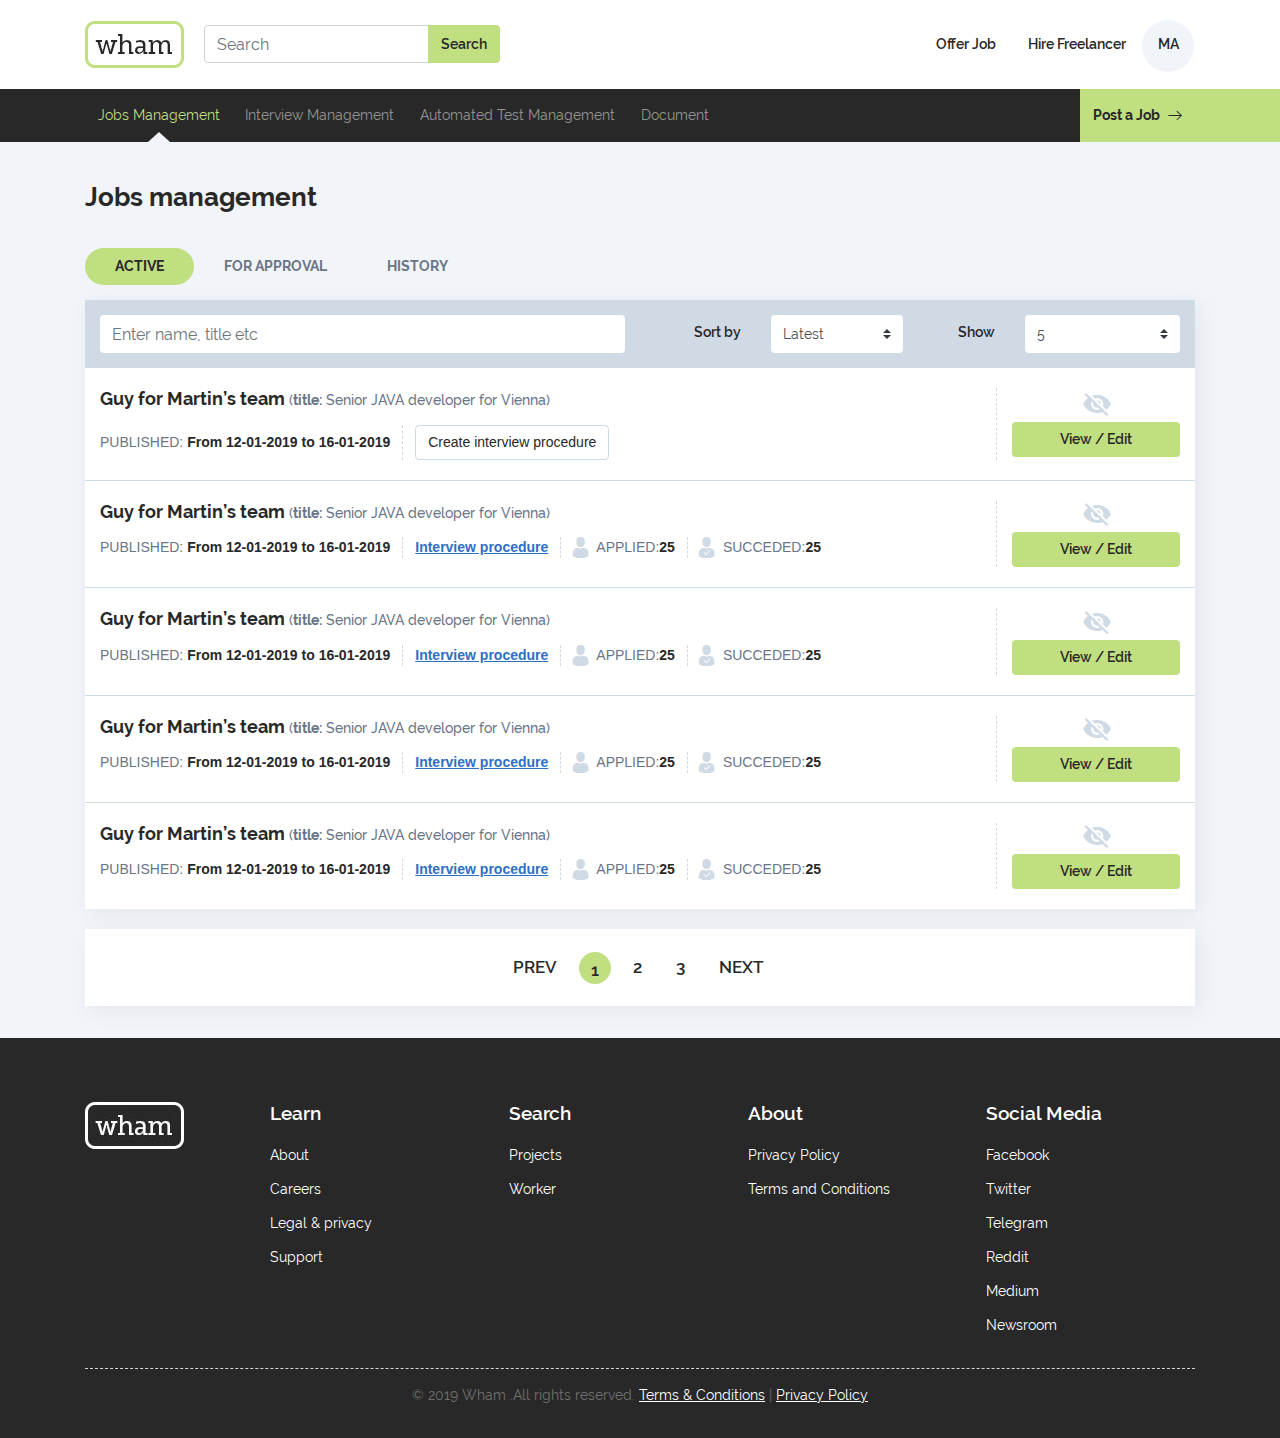
<file: index.html>
<!doctype html>
<html lang="en">
  <head>
    <!-- Required meta tags -->
    <meta charset="utf-8">
    <meta name="viewport" content="width=device-width, initial-scale=1, shrink-to-fit=no">

    <!-- Bootstrap CSS -->
    <link rel="stylesheet" href="css/bootstrap.min.css" integrity="" crossorigin="anonymous">
    <link rel="stylesheet" href="css/rafont.css">
    <link rel="stylesheet" href="css/style.css">

    <title>Wham</title>
  </head>
  <body>
    <!-- Top Header begain -->
    <header class="header">
      <div class="top-header">
        <div class="container">
          <div class="row">
            <div class="col-lg-6">
              <div class="sm-align-center">
                <a href="" class="navbar-brand">
                  <img src="img/logo.jpg" alt="wham">
                </a>
                <form class="form-inline">
                  <div class="input-group">
                    <div class="input-group">
                      <input type="text" class="form-control" placeholder="Search" aria-label="Recipient's username" aria-describedby="button-addon2">
                      <div class="input-group-append">
                        <button class="btn btn-green" type="button" id="button-addon2">Search</button>
                      </div>
                    </div>
                  </div>
                </form>
              </div>
            </div>
            <div class="col-lg-6 align-self-center">
              <ul class="nav top-header-nav">
                <li class="nav-item">
                  <a class="nav-link active" href="#">Offer Job</a>
                </li>
                <li class="nav-item">
                  <a class="nav-link" href="#">Hire Freelancer</a>
                </li>
                <li class="nav-item dropdown">
                  <a class="nav-link dropdown-toggle" href="#" id="navbarDropdown" role="button" data-toggle="dropdown" aria-haspopup="true" aria-expanded="false">
                    MA
                  </a>
                  <div class="dropdown-menu dropdown-menu-right" aria-labelledby="navbarDropdown">
                    <a class="dropdown-item" href="#">Action</a>
                    <a class="dropdown-item" href="#">Another action</a>
                    <div class="dropdown-divider"></div>
                    <a class="dropdown-item" href="#">Something else here</a>
                  </div>
                </li>
              </ul>
            </div>
          </div>
        </div>
      </div>
      <div class="main-navigation">
        <div class="container">
          <nav class="navbar navbar-expand-lg navbar-dark bg-dark">
            <button class="navbar-toggler" type="button" data-toggle="collapse" data-target="#navbarSupportedContent" aria-controls="navbarSupportedContent" aria-expanded="false" aria-label="Toggle navigation">
              <span class="bar"></span>
              <span class="bar"></span>
              <span class="bar"></span>
            </button>
            <div class="collapse navbar-collapse" id="navbarSupportedContent">
              <ul class="navbar-nav mr-auto">
                <li class="nav-item active">
                  <a class="nav-link" href="#">Jobs Management </a>
                </li>
                <li class="nav-item">
                  <a class="nav-link" href="#">Interview Management</a>
                </li>
                <li class="nav-item">
                  <a class="nav-link" href="#">Automated Test Management</a>
                </li>
                <li class="nav-item">
                  <a class="nav-link" href="#">Document</a>
                </li>
              </ul>

              <ul class="navbar-nav my-2 my-lg-0">
                <li class="nav-item post-job">
                  <a class="nav-link" href="#">Post a Job <i class="ra-icon ra-right-arrow"></i></a>
                </li>
              </ul>
            </div>
          </nav>
        </div>
      </div>
    </header>
    
    <div class="container">

      <!-- Page Title begain -->
      <h2 class="main-heading">Jobs management</h2>

      <!-- Custom tabs begain -->
      <ul class="nav custom-tab">
        <li class="nav-item">
          <a class="nav-link active" href="#">Active</a>
        </li>
        <li class="nav-item">
          <a class="nav-link" href="#">For approval</a>
        </li>
        <li class="nav-item">
          <a class="nav-link" href="#">History</a>
        </li>
      </ul>

      <!-- job listing begain -->
      <div class="listing-wrapper">
        <div class="listing-form">
          <form>
            <div class="row">
              <div class="col-md-5 col-lg-6">
                <input type="text" class="form-control xs-b-mar" id="" placeholder="Enter name, title etc">
              </div>
              <div class="col-md-4 col-lg-3">
                <div class="form-group row">
                  <label for="inputEmail3" class="col-md-5 col-4 col-form-label">Sort by</label>
                  <div class="col-md-7 col-8">
                    <select class="custom-select" id="">
                      <option selected>Latest</option>
                      <option value="1">Oldest</option>
                      <option value="2">Two</option>
                      <option value="3">Three</option>
                    </select>
                  </div>
                </div>
              </div>
              <div class="col-md-3 col-lg-3">
                <div class="form-group row">
                  <label for="inputEmail3" class="col-4 col-form-label">Show</label>
                  <div class="col-8">
                    <select class="custom-select" id="">
                      <option selected>5</option>
                      <option value="1">10</option>
                      <option value="2">15</option>
                      <option value="3">20</option>
                    </select>
                  </div>
                </div>
              </div>
            </div>
          </form>
        </div>
        <div class="job-list">
          <div class="row">
            <div class="col job-right-border">
              <div class="job-title-name">
                <h3>Guy for Martin’s team</h3>
                <span>(<b>title:</b> Senior JAVA developer for Vienna)</span>
              </div>
              <div class="job-detail-mini">
                <ul>
                  <li class="" class=""><span>Published:</span> From 12-01-2019  to  16-01-2019</li>
                  <li class=""><a href="" class="btn btn-white-int">Create interview procedure</a></li>
                </ul>
              </div>
            </div>
            <div class="col-md-auto align-self-center ">
              <div class="job-list-action">
                <div class="row">
                  <div class="col-md-12">
                    <span class="visibility">
                      <input id="checkbox-3" class="checkbox-custom" name="checkbox-3" type="checkbox">
                      <label for="checkbox-3" class="checkbox-custom-label" ></label>    
                    </span>
                  </div>
                  <div class="col-md-12"><a href="" class="btn btn-green btn-block">View / Edit</a></div>
                </div>
              </div>
            </div>
          </div>
        </div>

        <div class="job-list">
          <div class="row">
            <div class="col job-right-border">
              <div class="job-title-name">
                <h3>Guy for Martin’s team</h3>
                <span>(<b>title:</b> Senior JAVA developer for Vienna)</span>
              </div>
              <div class="job-detail-mini">
                <ul>
                  <li class="" class=""><span>Published:</span> From 12-01-2019  to  16-01-2019</li>
                  <li class=""><a href="" class="interview-link">Interview procedure</a></li>
                  <li class="icon-link"><i class="ra-icon ra-user"></i><span>Applied:</span><a href="" class="">25</a></li>
                  <li class="icon-link"><i class="ra-icon ra-user-check"></i><span>Succeded:</span><a href="" class="">25</a></li>
                </ul>
              </div>
            </div>
            <div class="col-md-auto align-self-center">
              <div class="job-list-action">
                <div class="row">
                  <div class="col-md-12">
                    <span class="visibility">
                      <input id="checkbox-4" class="checkbox-custom" name="checkbox-4" type="checkbox">
                      <label for="checkbox-4" class="checkbox-custom-label" ></label>    
                    </span>
                  </div>
                  <div class="col-md-12"><a href="" class="btn btn-green btn-block">View / Edit</a></div>
                </div>
              </div>
            </div>
          </div>
        </div>

        <div class="job-list">
          <div class="row">
            <div class="col job-right-border">
              <div class="job-title-name">
                <h3>Guy for Martin’s team</h3>
                <span>(<b>title:</b> Senior JAVA developer for Vienna)</span>
              </div>
              <div class="job-detail-mini">
                <ul>
                  <li class="" class=""><span>Published:</span> From 12-01-2019  to  16-01-2019</li>
                  <li class=""><a href="" class="interview-link">Interview procedure</a></li>
                  <li class="icon-link"><i class="ra-icon ra-user"></i><span>Applied:</span><a href="" class="">25</a></li>
                  <li class="icon-link"><i class="ra-icon ra-user-check"></i><span>Succeded:</span><a href="" class="">25</a></li>
                </ul>
              </div>
            </div>
            <div class="col-md-auto align-self-center">
              <div class="job-list-action">
                <div class="row">
                  <div class="col-md-12">
                    <span class="visibility">
                      <input id="checkbox-7" class="checkbox-custom" name="checkbox-7" type="checkbox">
                      <label for="checkbox-7" class="checkbox-custom-label" ></label>    
                    </span>
                  </div>
                  <div class="col-md-12"><a href="" class="btn btn-green btn-block">View / Edit</a></div>
                </div>
              </div>
            </div>
          </div>
        </div>

        <div class="job-list">
          <div class="row">
            <div class="col job-right-border">
              <div class="job-title-name">
                <h3>Guy for Martin’s team</h3>
                <span>(<b>title:</b> Senior JAVA developer for Vienna)</span>
              </div>
              <div class="job-detail-mini">
                <ul>
                  <li class="" class=""><span>Published:</span> From 12-01-2019  to  16-01-2019</li>
                  <li class=""><a href="" class="interview-link">Interview procedure</a></li>
                  <li class="icon-link"><i class="ra-icon ra-user"></i><span>Applied:</span><a href="" class="">25</a></li>
                  <li class="icon-link"><i class="ra-icon ra-user-check"></i><span>Succeded:</span><a href="" class="">25</a></li>
                </ul>
              </div>
            </div>
            <div class="col-md-auto align-self-center">
              <div class="job-list-action">
                <div class="row">
                  <div class="col-md-12">
                    <span class="visibility">
                      <input id="checkbox-5" class="checkbox-custom" name="checkbox-5" type="checkbox">
                      <label for="checkbox-5" class="checkbox-custom-label" ></label>    
                    </span>
                  </div>
                  <div class="col-md-12"><a href="" class="btn btn-green btn-block">View / Edit</a></div>
                </div>
              </div>
            </div>
          </div>
        </div>

        <div class="job-list">
          <div class="row">
            <div class="col job-right-border">
              <div class="job-title-name">
                <h3>Guy for Martin’s team</h3>
                <span>(<b>title:</b> Senior JAVA developer for Vienna)</span>
              </div>
              <div class="job-detail-mini">
                <ul>
                  <li class="" class=""><span>Published:</span> From 12-01-2019  to  16-01-2019</li>
                  <li class=""><a href="" class="interview-link">Interview procedure</a></li>
                  <li class="icon-link"><i class="ra-icon ra-user"></i><span>Applied:</span><a href="" class="">25</a></li>
                  <li class="icon-link"><i class="ra-icon ra-user-check"></i><span>Succeded:</span><a href="" class="">25</a></li>
                </ul>
              </div>
            </div>
            <div class="col-md-auto align-self-center">
              <div class="job-list-action">
                <div class="row">
                  <div class="col-md-12">
                    <span class="visibility">
                      <input id="checkbox-6" class="checkbox-custom" name="checkbox-6" type="checkbox">
                      <label for="checkbox-6" class="checkbox-custom-label" ></label>    
                    </span>
                  </div>
                  <div class="col-md-12"><a href="" class="btn btn-green btn-block">View / Edit</a></div>
                </div>
              </div>
            </div>
          </div>
        </div>
      </div>
    </div>

    <!-- pagination begain -->
    <div class="container">
      <div class="custom-pagition">
        <nav aria-label="Page navigation">
          <ul class="pagination">
            <li class="page-item"><a class="page-link" href="#">Prev</a></li>
            <li class="page-item active"><a class="page-link" href="#">1</a></li>
            <li class="page-item"><a class="page-link" href="#">2</a></li>
            <li class="page-item"><a class="page-link" href="#">3</a></li>
            <li class="page-item"><a class="page-link" href="#">Next</a></li>
          </ul>
        </nav>
      </div>
    </div>


    <!-- footer begain -->

    <footer class="footer">
      <div class="container">
        <div class="footer-wrapper">
          <div class="logo-wrap">
            <img class="img-fluid" src="img/logo_Footer.jpg" alt="wham">
          </div>
          <div class="footer-list-wrapp">
            <div class="row">
              <div class="col-md-3 col-6">
                <h3 class="footer-title">Learn</h3>
                <ul class="footer-list">
                    <li><a href="">About </a></li>
                    <li><a href="">Careers </a></li>
                    <li><a href="">Legal &amp; privacy </a></li>
                    <li><a href="">Support </a></li>
                </ul>
              </div>
              <div class="col-md-3 col-6">
                <h3 class="footer-title">Search</h3>
                <ul class="footer-list">
                    <li><a href="">Projects</a></li>
                    <li><a href="">Worker</a></li>
                </ul>
              </div>
              <div class="col-md-3 col-6 ">
                <h3 class="footer-title">About</h3>
                <ul class="footer-list">
                    <li><a href="">Privacy Policy </a></li>
                    <li><a href="">Terms and Conditions</a></li>
                </ul>
              </div>
              <div class="col-md-3 col-6">
                <h3 class="footer-title">Social Media</h3>
                <ul class="footer-list">
                    <li><a href="">Facebook </a></li>
                    <li><a href="">Twitter </a></li>
                    <li><a href="">Telegram</a></li>
                    <li><a href="">Reddit </a></li>
                    <li><a href="">Medium </a></li>
                    <li><a href="">Newsroom </a></li>
                </ul>
              </div>
            </div>
          </div>
          <div class="web-info">
            © 2019 Wham .All rights reserved. <a href="">Terms &amp; Conditions</a> |  <a href="">Privacy Policy</a>
          </div>
        </div>
      </div>
    </footer>
   
    
    
    
   
    <!-- Optional JavaScript -->
    <!-- jQuery first, then Popper.js, then Bootstrap JS -->
    <script src="js/jquery-3.3.1.slim.min.js" integrity="" crossorigin="anonymous"></script>
    <script src="js/popper.min.js" integrity="" crossorigin="anonymous"></script>
    <script type="text/javascript" src="js/slick.min.js"></script>
    <script src="js/bootstrap.min.js" integrity="" crossorigin="anonymous"></script>
    <script src="js/custom.js" integrity="" crossorigin="anonymous"></script>
  </body>
</html>
</file>
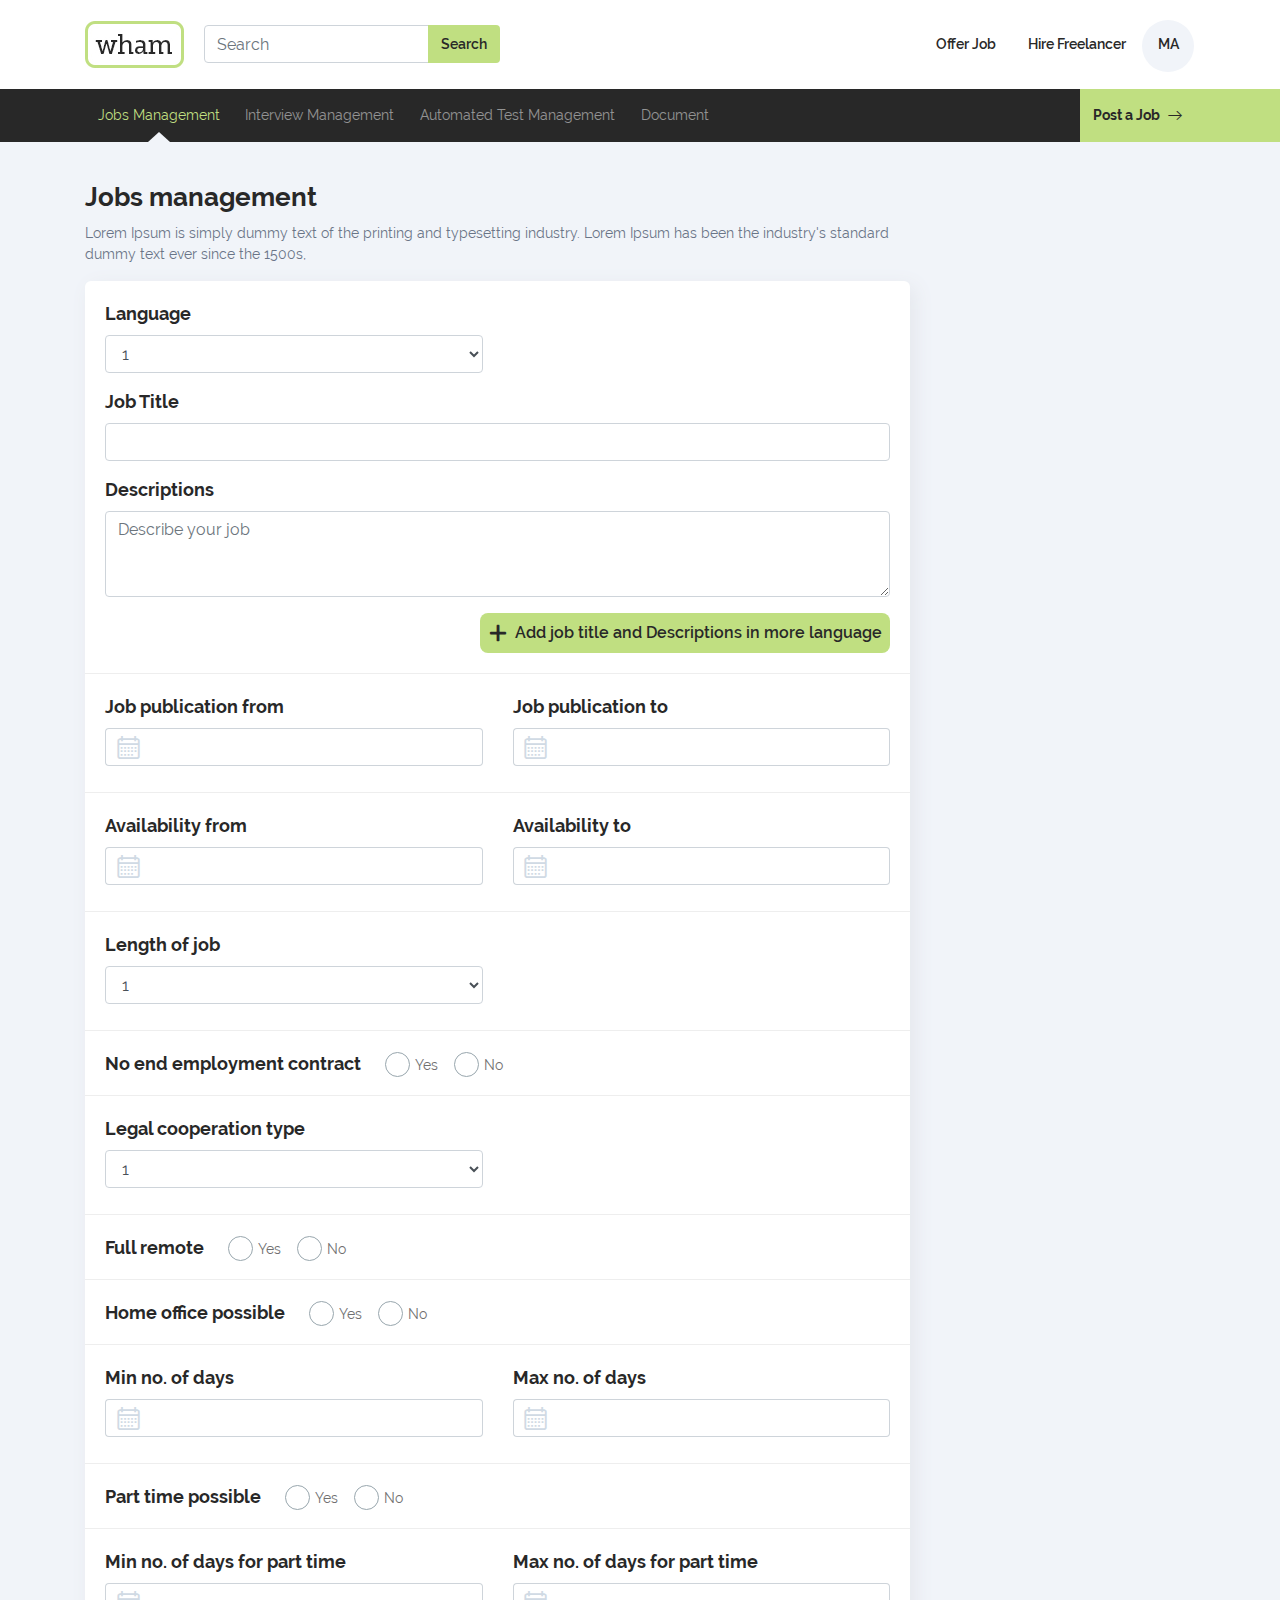
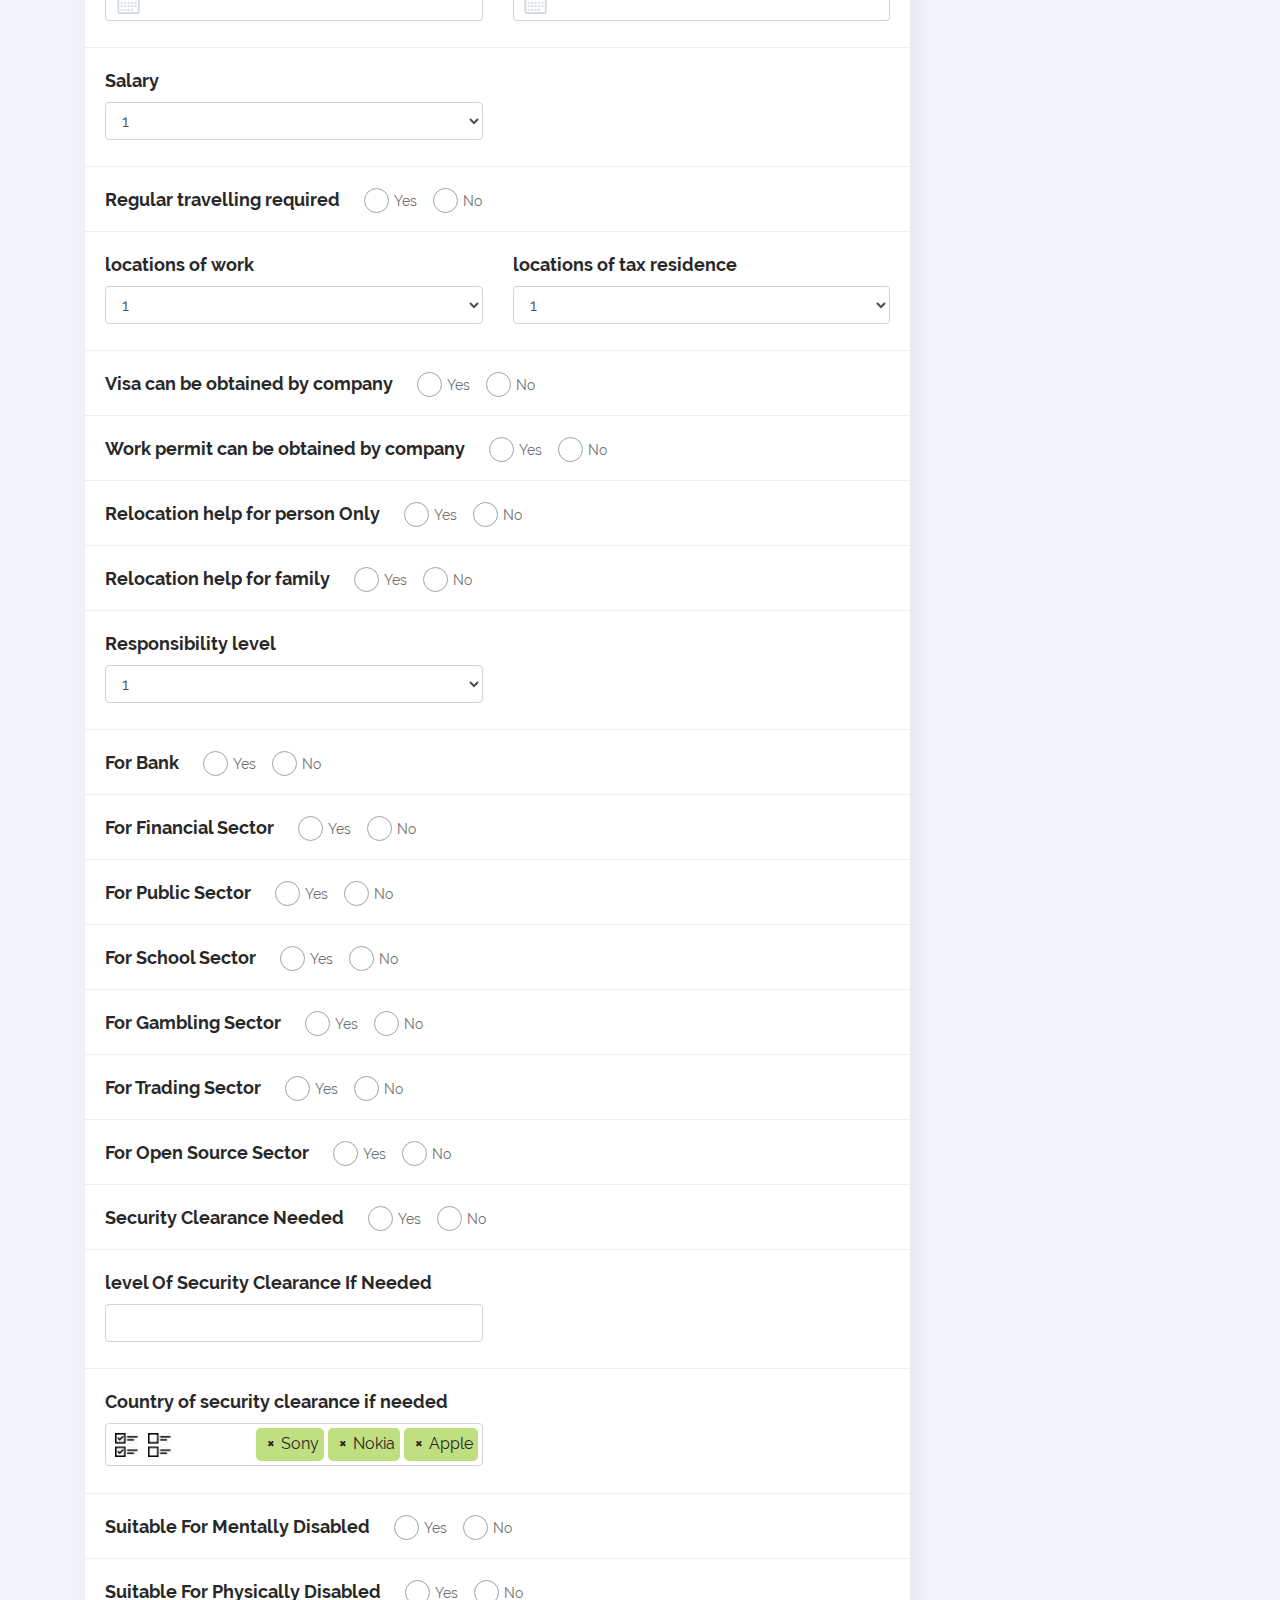
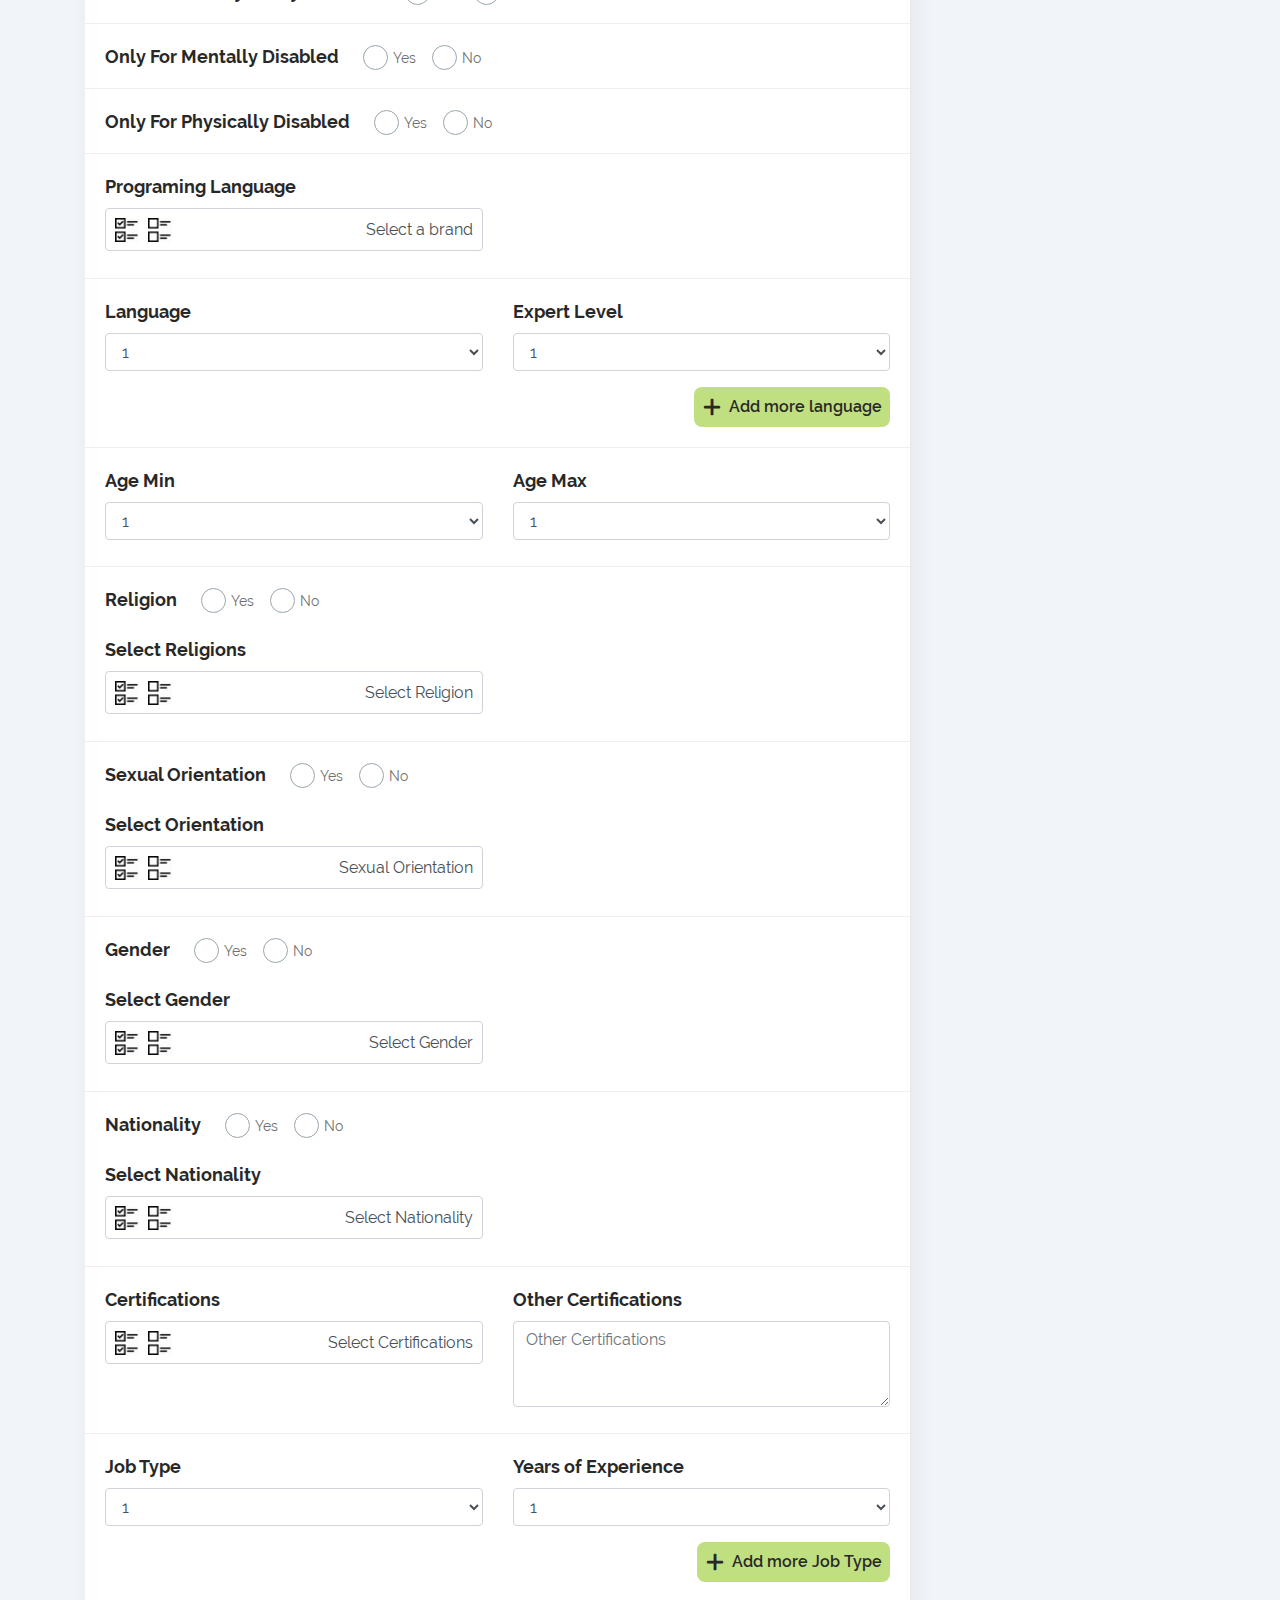
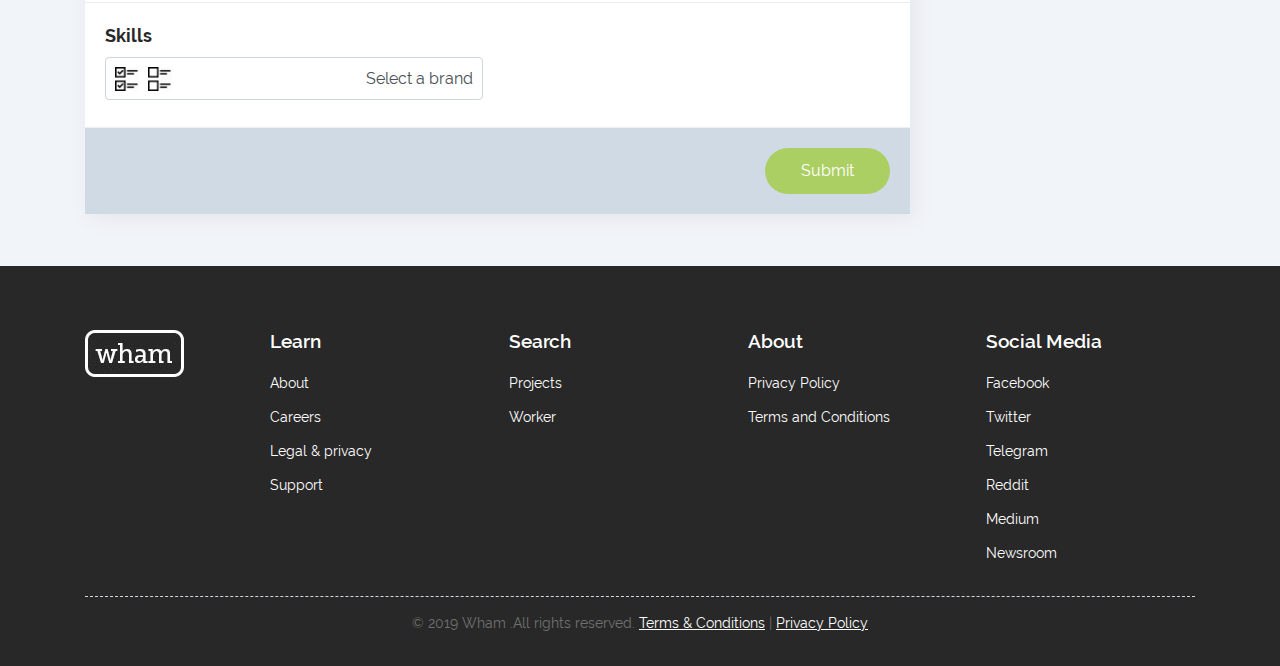
<file: submit-job.html>
<!doctype html>
<html lang="en">
  <head>
    <!-- Required meta tags -->
    <meta charset="utf-8">
    <meta name="viewport" content="width=device-width, initial-scale=1, shrink-to-fit=no">

    <!-- Bootstrap CSS -->
    <link rel="stylesheet" href="css/bootstrap.min.css" integrity="" crossorigin="anonymous">
    <link href="https://www.jqueryscript.net/css/jquerysctipttop.css" rel="stylesheet" type="text/css">
    <link rel="stylesheet" href="css/rafont.css">
    <link rel="stylesheet" href="css/paraia_multi_select.min.css">
    <link rel="stylesheet" href="css/style.css">

    <title>Wham</title>
  </head>
  <body>
    <!-- Top Header begain -->
    <header class="header">
      <div class="top-header">
        <div class="container">
          <div class="row">
            <div class="col-lg-6">
              <div class="sm-align-center">
                <a href="" class="navbar-brand">
                  <img src="img/logo.jpg" alt="wham">
                </a>
                <form class="form-inline">
                  <div class="input-group">
                    <div class="input-group">
                      <input type="text" class="form-control" placeholder="Search" aria-label="Recipient's username" aria-describedby="button-addon2">
                      <div class="input-group-append">
                        <button class="btn btn-green" type="button" id="button-addon2">Search</button>
                      </div>
                    </div>
                  </div>
                </form>
              </div>
            </div>
            <div class="col-lg-6 align-self-center">
              <ul class="nav top-header-nav">
                <li class="nav-item">
                  <a class="nav-link active" href="#">Offer Job</a>
                </li>
                <li class="nav-item">
                  <a class="nav-link" href="#">Hire Freelancer</a>
                </li>
                <li class="nav-item dropdown">
                  <a class="nav-link dropdown-toggle" href="#" id="navbarDropdown" role="button" data-toggle="dropdown" aria-haspopup="true" aria-expanded="false">
                    MA
                  </a>
                  <div class="dropdown-menu dropdown-menu-right" aria-labelledby="navbarDropdown">
                    <a class="dropdown-item" href="#">Action</a>
                    <a class="dropdown-item" href="#">Another action</a>
                    <div class="dropdown-divider"></div>
                    <a class="dropdown-item" href="#">Something else here</a>
                  </div>
                </li>
              </ul>
            </div>
          </div>
        </div>
      </div>
      <div class="main-navigation">
        <div class="container">
          <nav class="navbar navbar-expand-lg navbar-dark bg-dark">
            <button class="navbar-toggler" type="button" data-toggle="collapse" data-target="#navbarSupportedContent" aria-controls="navbarSupportedContent" aria-expanded="false" aria-label="Toggle navigation">
              <span class="bar"></span>
              <span class="bar"></span>
              <span class="bar"></span>
            </button>
            <div class="collapse navbar-collapse" id="navbarSupportedContent">
              <ul class="navbar-nav mr-auto">
                <li class="nav-item active">
                  <a class="nav-link" href="#">Jobs Management </a>
                </li>
                <li class="nav-item">
                  <a class="nav-link" href="#">Interview Management</a>
                </li>
                <li class="nav-item">
                  <a class="nav-link" href="#">Automated Test Management</a>
                </li>
                <li class="nav-item">
                  <a class="nav-link" href="#">Document</a>
                </li>
              </ul>

              <ul class="navbar-nav my-2 my-lg-0">
                <li class="nav-item post-job">
                  <a class="nav-link" href="#">Post a Job <i class="ra-icon ra-right-arrow"></i></a>
                </li>
              </ul>
            </div>
          </nav>
        </div>
      </div>
    </header>
    
    <div class="container">
      <div class="row">
        <div class="col-sm-9">
          <!-- Page Title begain -->
          <h2 class="main-heading less-b-m">Jobs management</h2>
          <p class="sub-heading">Lorem Ipsum is simply dummy text of the printing and typesetting industry. Lorem Ipsum has been the industry's standard dummy text ever since the 1500s, </p>

          <div class="job-submit-wrap">
            <form class="submit-form">
              <div class="form-sec-wrapper" id="JobTilteDescription" data-toggle="tooltip" data-placement="right" title="Tooltip on right">
                <div class="row">
                  <div class="col-sm-6">
                    <div class="form-group">
                      <label for="exampleFormControlSelect1">Language</label>
                      <select class="form-control" id="exampleFormControlSelect1">
                        <option>1</option>
                        <option>2</option>
                        <option>3</option>
                        <option>4</option>
                        <option>5</option>
                      </select>
                    </div>
                  </div>
                </div>

                <div class="form-group">
                  <label for="job_title">Job Title</label>
                  <input type="text" class="form-control" id="job_title" placeholder="">
                </div>

                <div class="form-group">
                  <label for="Descriptions">Descriptions </label>
                  <textarea class="form-control" id="Descriptions" rows="3" placeholder="Describe your job"></textarea>
                </div>
                <div class="add-more">
                  <a href=""><i class=""></i> Add job title and Descriptions in more language</a>
                </div>
              </div>
              <div class="form-sec-wrapper" id="jobPublication">
                <div class="row">
                  <div class="col-sm-6">
                     <div class="form-group">
                        <label for="publicationFrom">Job publication from</label>
                        <div class="input-group">
                          <div class="input-group-prepend">
                            <span class="input-group-text" id="publicationFrom"><i class="ra-icon ra-calendar"></i></span>
                          </div>
                          <input type="text" class="form-control" id="publicationFrom" placeholder="" aria-describedby="publicationFrom" required>
                        </div>
                      </div>
                  </div>
                  <div class="col-sm-6">
                    <div class="form-group">
                      <label for="publicationTo">Job publication to</label>
                      <div class="input-group">
                        <div class="input-group-prepend">
                          <span class="input-group-text" id="publicationTo"><i class="ra-icon ra-calendar"></i></span>
                        </div>
                        <input type="text" class="form-control" id="publicationTo" placeholder="" aria-describedby="publicationTo" required>
                      </div>
                    </div>
                  </div>
                </div>
              </div>
              <div class="form-sec-wrapper" id="jobAvailability">
                <div class="row">
                  <div class="col-sm-6">
                     <div class="form-group">
                        <label for="availabilityFrom">Availability from</label>
                        <div class="input-group">
                          <div class="input-group-prepend">
                            <span class="input-group-text" id="availabilityFrom"><i class="ra-icon ra-calendar"></i></span>
                          </div>
                          <input type="text" class="form-control" id="availabilityFrom" placeholder="" aria-describedby="availabilityFrom" required>
                        </div>
                      </div>
                  </div>
                  <div class="col-sm-6">
                    <div class="form-group">
                      <label for="availabilityTo">Availability to</label>
                      <div class="input-group">
                        <div class="input-group-prepend">
                          <span class="input-group-text" id="availabilityTo"><i class="ra-icon ra-calendar"></i></span>
                        </div>
                        <input type="text" class="form-control" id="availabilityTo" placeholder="" aria-describedby="availabilityTo" required>
                      </div>
                    </div>
                  </div>
                </div>
              </div>
              <div class="form-sec-wrapper" id="LengthOfJob">
                <div class="row">
                  <div class="col-sm-6">
                     <div class="form-group">
                        <label for="availabilityFrom">Length of job</label>
                        <select class="form-control" id="exampleFormControlSelect1">
                        <option>1</option>
                        <option>2</option>
                        <option>3</option>
                        <option>4</option>
                        <option>5</option>
                      </select>
                      </div>
                  </div>
                </div>
              </div>
              <div class="form-sec-wrapper" id="LengthOfJob">
                <label for="" class="inline-custom-label">No end employment contract</label>
                <div class="form-check form-check-inline">
                  <label class="form-check-label custom-radio" for="inlineRadio1">
                    <input class="form-check-input" type="radio" name="inlineRadioOptions" id="inlineRadio1" value="option1">
                    Yes <span class="checkmark"></span>
                  </label>
                </div>
                <div class="form-check form-check-inline">
                  <label class="form-check-label  custom-radio" for="inlineRadio2">
                    <input class="form-check-input" type="radio" name="inlineRadioOptions" id="inlineRadio2" value="option2">
                  No <span class="checkmark"></span></label>
                </div>
              </div>
              <div class="form-sec-wrapper" id="cooperation-Type">
                <div class="row">
                  <div class="col-sm-6">
                     <div class="form-group">
                        <label for="cooperationType">Legal cooperation type</label>
                        <select class="form-control" id="cooperationType">
                        <option>1</option>
                        <option>2</option>
                        <option>3</option>
                        <option>4</option>
                        <option>5</option>
                      </select>
                      </div>
                  </div>
                </div>
              </div>
              <div class="form-sec-wrapper" id="fullRemote">
                <label for="" class="inline-custom-label">Full remote</label>
                <div class="form-check form-check-inline">
                  <label class="form-check-label custom-radio" for="inlineRadio3">
                    <input class="form-check-input" type="radio" name="inlineRadioOptions" id="inlineRadio3" value="option1">
                    Yes <span class="checkmark"></span>
                  </label>
                </div>
                <div class="form-check form-check-inline">
                  <label class="form-check-label  custom-radio" for="inlineRadio4">
                    <input class="form-check-input" type="radio" name="inlineRadioOptions" id="inlineRadio4" value="option2">
                  No <span class="checkmark"></span></label>
                </div>
              </div>
              <div class="form-sec-wrapper" id="HomeOffice">
                <label for="" class="inline-custom-label">Home office possible</label>
                <div class="form-check form-check-inline">
                  <label class="form-check-label custom-radio" for="inlineRadio5">
                    <input class="form-check-input" type="radio" name="inlineRadioOptions" id="inlineRadio5" value="option1">
                    Yes <span class="checkmark"></span>
                  </label>
                </div>
                <div class="form-check form-check-inline">
                  <label class="form-check-label  custom-radio" for="inlineRadio6">
                    <input class="form-check-input" type="radio" name="inlineRadioOptions" id="inlineRadio6" value="option2">
                  No <span class="checkmark"></span></label>
                </div>
              </div>
              <div class="form-sec-wrapper" id="MinMaxDays">
                <div class="row">
                  <div class="col-sm-6">
                     <div class="form-group">
                        <label for="minDays">Min no. of days </label>
                        <div class="input-group">
                          <div class="input-group-prepend">
                            <span class="input-group-text" id="minDays"><i class="ra-icon ra-calendar"></i></span>
                          </div>
                          <input type="text" class="form-control" id="minDays" placeholder="" aria-describedby="minDays" required>
                        </div>
                      </div>
                  </div>
                  <div class="col-sm-6">
                    <div class="form-group">
                      <label for="maxDays">Max no. of days </label>
                      <div class="input-group">
                        <div class="input-group-prepend">
                          <span class="input-group-text" id="maxDays"><i class="ra-icon ra-calendar"></i></span>
                        </div>
                        <input type="text" class="form-control" id="maxDays" placeholder="" aria-describedby="maxDays" required>
                      </div>
                    </div>
                  </div>
                </div>
              </div>
              <div class="form-sec-wrapper" id="partTime">
                <label for="" class="inline-custom-label">Part time possible</label>
                <div class="form-check form-check-inline">
                  <label class="form-check-label custom-radio" for="inlineRadio7">
                    <input class="form-check-input" type="radio" name="inlineRadioOptions" id="inlineRadio7" value="option1">
                    Yes <span class="checkmark"></span>
                  </label>
                </div>
                <div class="form-check form-check-inline">
                  <label class="form-check-label  custom-radio" for="inlineRadio8">
                    <input class="form-check-input" type="radio" name="inlineRadioOptions" id="inlineRadio8" value="option2">
                  No <span class="checkmark"></span></label>
                </div>
              </div>
              <div class="form-sec-wrapper" id="MinMaxPartTime">
                <div class="row">
                  <div class="col-sm-6">
                     <div class="form-group">
                        <label for="minPartTime">Min no. of days for part time</label>
                        <div class="input-group">
                          <div class="input-group-prepend">
                            <span class="input-group-text" id="minPartTime"><i class="ra-icon ra-calendar"></i></span>
                          </div>
                          <input type="text" class="form-control" id="minPartTime" placeholder="" aria-describedby="minPartTime" required>
                        </div>
                      </div>
                  </div>
                  <div class="col-sm-6">
                    <div class="form-group">
                      <label for="maxPartTime">Max no. of days for part time</label>
                      <div class="input-group">
                        <div class="input-group-prepend">
                          <span class="input-group-text" id="maxPartTime"><i class="ra-icon ra-calendar"></i></span>
                        </div>
                        <input type="text" class="form-control" id="maxPartTime" placeholder="" aria-describedby="maxPartTime" required>
                      </div>
                    </div>
                  </div>
                </div>
              </div>
              <div class="form-sec-wrapper" id="Salary">
                <div class="row">
                  <div class="col-sm-6">
                     <div class="form-group">
                        <label for="salary">Salary </label>
                        <select class="form-control" id="salary">
                        <option>1</option>
                        <option>2</option>
                        <option>3</option>
                        <option>4</option>
                        <option>5</option>
                      </select>
                      </div>
                  </div>
                </div>
              </div>
              <div class="form-sec-wrapper" id="travelling">
                <label for="" class="inline-custom-label">Regular travelling required</label>
                <div class="form-check form-check-inline">
                  <label class="form-check-label custom-radio" for="inlineRadio9">
                    <input class="form-check-input" type="radio" name="inlineRadioOptions" id="inlineRadio9" value="option1">
                    Yes <span class="checkmark"></span>
                  </label>
                </div>
                <div class="form-check form-check-inline">
                  <label class="form-check-label  custom-radio" for="inlineRadio10">
                    <input class="form-check-input" type="radio" name="inlineRadioOptions" id="inlineRadio10" value="option2">
                  No <span class="checkmark"></span></label>
                </div>
              </div>
              <div class="form-sec-wrapper" id="locationWorkTax">
                <div class="row">
                  <div class="col-md-6">
                     <div class="form-group">
                        <label for="locationWork">locations of work </label>
                        <select class="form-control" id="locationWork">
                        <option>1</option>
                        <option>2</option>
                        <option>3</option>
                        <option>4</option>
                        <option>5</option>
                      </select>
                      </div>
                  </div>
                  <div class="col-md-6">
                     <div class="form-group">
                        <label for="locationTax">locations of tax residence</label>
                        <select class="form-control" id="locationTax">
                        <option>1</option>
                        <option>2</option>
                        <option>3</option>
                        <option>4</option>
                        <option>5</option>
                      </select>
                      </div>
                  </div>
                </div>
              </div>

              <div class="form-sec-wrapper" id="visyByCompany">
                <label for="" class="inline-custom-label">Visa can be obtained by company</label>
                <div class="form-check form-check-inline">
                  <label class="form-check-label custom-radio" for="visa1">
                    <input class="form-check-input" type="radio" name="visa" id="visa1" value="option1">
                    Yes <span class="checkmark"></span>
                  </label>
                </div>
                <div class="form-check form-check-inline">
                  <label class="form-check-label  custom-radio" for="visa2">
                    <input class="form-check-input" type="radio" name="visa" id="visa2" value="option2">
                  No <span class="checkmark"></span></label>
                </div>
              </div>

              <div class="form-sec-wrapper" id="workPermitByCompany">
                <label for="" class="inline-custom-label">Work permit can be obtained by company</label>
                <div class="form-check form-check-inline">
                  <label class="form-check-label custom-radio" for="inlineRadio11">
                    <input class="form-check-input" type="radio" name="workPermit" id="inlineRadio11" value="option1">
                    Yes <span class="checkmark"></span>
                  </label>
                </div>
                <div class="form-check form-check-inline">
                  <label class="form-check-label  custom-radio" for="inlineRadio12">
                    <input class="form-check-input" type="radio" name="workPermit" id="inlineRadio12" value="option2">
                  No <span class="checkmark"></span></label>
                </div>
              </div>

              <div class="form-sec-wrapper" id="relocationPerson">
                <label for="" class="inline-custom-label">Relocation help for person Only</label>
                <div class="form-check form-check-inline">
                  <label class="form-check-label custom-radio" for="inlineRadio13">
                    <input class="form-check-input" type="radio" name="relocation" id="inlineRadio13" value="option1">
                    Yes <span class="checkmark"></span>
                  </label>
                </div>
                <div class="form-check form-check-inline">
                  <label class="form-check-label  custom-radio" for="inlineRadio14">
                    <input class="form-check-input" type="radio" name="relocation" id="inlineRadio14" value="option2">
                  No <span class="checkmark"></span></label>
                </div>
              </div>

              <div class="form-sec-wrapper" id="relocationFamily">
                <label for="" class="inline-custom-label">Relocation help for family</label>
                <div class="form-check form-check-inline">
                  <label class="form-check-label custom-radio" for="inlineRadio15">
                    <input class="form-check-input" type="radio" name="relocationFamily" id="inlineRadio15" value="option1">
                    Yes <span class="checkmark"></span>
                  </label>
                </div>
                <div class="form-check form-check-inline">
                  <label class="form-check-label  custom-radio" for="inlineRadio16">
                    <input class="form-check-input" type="radio" name="relocationFamily" id="inlineRadio16" value="option2">
                  No <span class="checkmark"></span></label>
                </div>
              </div>
              <div class="form-sec-wrapper" id="responsibilityLevel">
                <div class="row">
                  <div class="col-sm-6">
                     <div class="form-group">
                        <label for="salary">Responsibility level </label>
                        <select class="form-control" id="salary">
                        <option>1</option>
                        <option>2</option>
                        <option>3</option>
                        <option>4</option>
                        <option>5</option>
                      </select>
                      </div>
                  </div>
                </div>
              </div>

              <div class="form-sec-wrapper" id="forBank">
                <label for="" class="inline-custom-label">For Bank</label>
                <div class="form-check form-check-inline">
                  <label class="form-check-label custom-radio" for="bank1">
                    <input class="form-check-input" type="radio" name="forBank" id="bank1" value="option1">
                    Yes <span class="checkmark"></span>
                  </label>
                </div>
                <div class="form-check form-check-inline">
                  <label class="form-check-label  custom-radio" for="bank2">
                    <input class="form-check-input" type="radio" name="forBank" id="bank2" value="option2">
                  No <span class="checkmark"></span></label>
                </div>
              </div>

              <div class="form-sec-wrapper" id="financialSectior">
                <label for="" class="inline-custom-label">For Financial Sector</label>
                <div class="form-check form-check-inline">
                  <label class="form-check-label custom-radio" for="financialSectior1">
                    <input class="form-check-input" type="radio" name="financialSectior" id="financialSectior1" value="option1">
                    Yes <span class="checkmark"></span>
                  </label>
                </div>
                <div class="form-check form-check-inline">
                  <label class="form-check-label  custom-radio" for="financialSectior2">
                    <input class="form-check-input" type="radio" name="financialSectior" id="financialSectior2" value="option2">
                  No <span class="checkmark"></span></label>
                </div>
              </div>

              <div class="form-sec-wrapper" id="publicSector">
                <label for="" class="inline-custom-label">For Public Sector</label>
                <div class="form-check form-check-inline">
                  <label class="form-check-label custom-radio" for="publicSec1">
                    <input class="form-check-input" type="radio" name="publicSector" id="publicSec1" value="option1">
                    Yes <span class="checkmark"></span>
                  </label>
                </div>
                <div class="form-check form-check-inline">
                  <label class="form-check-label  custom-radio" for="publicSec2">
                    <input class="form-check-input" type="radio" name="publicSector" id="publicSec2" value="option2">
                  No <span class="checkmark"></span></label>
                </div>
              </div>

              <div class="form-sec-wrapper" id="schoolSector">
                <label for="" class="inline-custom-label">For School Sector</label>
                <div class="form-check form-check-inline">
                  <label class="form-check-label custom-radio" for="School1">
                    <input class="form-check-input" type="radio" name="schoolSector" id="School1" value="option1">
                    Yes <span class="checkmark"></span>
                  </label>
                </div>
                <div class="form-check form-check-inline">
                  <label class="form-check-label  custom-radio" for="School2">
                    <input class="form-check-input" type="radio" name="schoolSector" id="School2" value="option2">
                  No <span class="checkmark"></span></label>
                </div>
              </div>

              <div class="form-sec-wrapper" id="gamblingSector">
                <label for="" class="inline-custom-label">For Gambling Sector</label>
                <div class="form-check form-check-inline">
                  <label class="form-check-label custom-radio" for="gambling1">
                    <input class="form-check-input" type="radio" name="gamblingSector" id="gambling1" value="option1">
                    Yes <span class="checkmark"></span>
                  </label>
                </div>
                <div class="form-check form-check-inline">
                  <label class="form-check-label  custom-radio" for="gambling2">
                    <input class="form-check-input" type="radio" name="gamblingSector" id="gambling2" value="option2">
                  No <span class="checkmark"></span></label>
                </div>
              </div>

              <div class="form-sec-wrapper" id="tradingSector">
                <label for="" class="inline-custom-label">For Trading Sector</label>
                <div class="form-check form-check-inline">
                  <label class="form-check-label custom-radio" for="tradingSector1">
                    <input class="form-check-input" type="radio" name="tradingSector" id="tradingSector1" value="option1">
                    Yes <span class="checkmark"></span>
                  </label>
                </div>
                <div class="form-check form-check-inline">
                  <label class="form-check-label  custom-radio" for="tradingSector2">
                    <input class="form-check-input" type="radio" name="tradingSector" id="tradingSector2" value="option2">
                  No <span class="checkmark"></span></label>
                </div>
              </div>

              <div class="form-sec-wrapper" id="openSource">
                <label for="" class="inline-custom-label">For Open Source Sector</label>
                <div class="form-check form-check-inline">
                  <label class="form-check-label custom-radio" for="openSource1">
                    <input class="form-check-input" type="radio" name="openSource" id="openSource1" value="option1">
                    Yes <span class="checkmark"></span>
                  </label>
                </div>
                <div class="form-check form-check-inline">
                  <label class="form-check-label  custom-radio" for="openSource2">
                    <input class="form-check-input" type="radio" name="openSource" id="openSource2" value="option2">
                  No <span class="checkmark"></span></label>
                </div>
              </div>

              <div class="form-sec-wrapper" id="securityNeeded">
                <label for="" class="inline-custom-label">Security Clearance Needed</label>
                <div class="form-check form-check-inline">
                  <label class="form-check-label custom-radio" for="securityNeeded1">
                    <input class="form-check-input" type="radio" name="securityNeeded1" id="securityNeeded1" value="option1">
                    Yes <span class="checkmark"></span>
                  </label>
                </div>
                <div class="form-check form-check-inline">
                  <label class="form-check-label  custom-radio" for="securityNeeded2">
                    <input class="form-check-input" type="radio" name="securityNeeded1" id="securityNeeded2" value="option2">
                  No <span class="checkmark"></span></label>
                </div>
              </div>

              <div class="form-sec-wrapper" id="Salary">
                <div class="row">
                  <div class="col-md-6">
                     <div class="form-group">
                        <label for="salary">level Of Security Clearance If Needed</label>
                        <input class="form-control" type="text" placeholder="">
                      </div>
                  </div>
                </div>
              </div>
              <div class="form-sec-wrapper" id="Country">
                <div class="row">
                  <div class="col-md-6">
                     <div class="form-group">
                        <label for="salary">Country of security clearance if needed</label>
                        <input type="text" id="country-select" class="form-control rtl" name="brands" data-paraia-multi-select="true" placeholder="Select a brand">
                      </div>
                  </div>
                </div>
              </div>

              <div class="form-sec-wrapper" id="mentallyDisabled">
                <label for="" class="inline-custom-label">Suitable For Mentally Disabled</label>
                <div class="form-check form-check-inline">
                  <label class="form-check-label custom-radio" for="mentallyDisabled1">
                    <input class="form-check-input" type="radio" name="mentallyDisabled" id="mentallyDisabled1" value="option1">
                    Yes <span class="checkmark"></span>
                  </label>
                </div>
                <div class="form-check form-check-inline">
                  <label class="form-check-label  custom-radio" for="mentallyDisabled2">
                    <input class="form-check-input" type="radio" name="mentallyDisabled" id="mentallyDisabled2" value="option2">
                  No <span class="checkmark"></span></label>
                </div>
              </div>

              <div class="form-sec-wrapper" id="physicalDisabled">
                <label for="" class="inline-custom-label">Suitable For Physically Disabled</label>
                <div class="form-check form-check-inline">
                  <label class="form-check-label custom-radio" for="physicalDisabled1">
                    <input class="form-check-input" type="radio" name="physicalDisabled" id="physicalDisabled1" value="option1">
                    Yes <span class="checkmark"></span>
                  </label>
                </div>
                <div class="form-check form-check-inline">
                  <label class="form-check-label  custom-radio" for="physicalDisabled2">
                    <input class="form-check-input" type="radio" name="physicalDisabled" id="physicalDisabled2" value="option2">
                  No <span class="checkmark"></span></label>
                </div>
              </div>

              <div class="form-sec-wrapper" id="onlyMentally">
                <label for="" class="inline-custom-label">Only For Mentally Disabled</label>
                <div class="form-check form-check-inline">
                  <label class="form-check-label custom-radio" for="onlyMentally1">
                    <input class="form-check-input" type="radio" name="onlyMentally" id="onlyMentally1" value="option1">
                    Yes <span class="checkmark"></span>
                  </label>
                </div>
                <div class="form-check form-check-inline">
                  <label class="form-check-label  custom-radio" for="onlyMentally2">
                    <input class="form-check-input" type="radio" name="onlyMentally" id="onlyMentally2" value="option2">
                  No <span class="checkmark"></span></label>
                </div>
              </div>

              <div class="form-sec-wrapper" id="onlyPhysically">
                <label for="" class="inline-custom-label">Only For Physically Disabled</label>
                <div class="form-check form-check-inline">
                  <label class="form-check-label custom-radio" for="onlyPhysically1">
                    <input class="form-check-input" type="radio" name="onlyPhysically" id="onlyPhysically1" value="option1">
                    Yes <span class="checkmark"></span>
                  </label>
                </div>
                <div class="form-check form-check-inline">
                  <label class="form-check-label  custom-radio" for="onlyPhysically2">
                    <input class="form-check-input" type="radio" name="onlyPhysically" id="onlyPhysically2" value="option2">
                  No <span class="checkmark"></span></label>
                </div>
              </div>

              <div class="form-sec-wrapper" id="Country">
                <div class="row">
                  <div class="col-md-6">
                     <div class="form-group">
                        <label for="salary">Programing Language</label>
                        <input type="text" id="programing-language" class="form-control rtl" name="brands" data-paraia-multi-select="true" placeholder="Select a brand">
                      </div>
                  </div>
                </div>
              </div>

              <div class="form-sec-wrapper" id="locationWorkTax">
                <div class="row">
                  <div class="col-sm-6">
                     <div class="form-group">
                        <label for="locationWork">Language</label>
                        <select class="form-control" id="locationWork">
                        <option>1</option>
                        <option>2</option>
                        <option>3</option>
                        <option>4</option>
                        <option>5</option>
                      </select>
                      </div>
                  </div>
                  <div class="col-sm-6">
                     <div class="form-group">
                        <label for="locationTax">Expert Level</label>
                        <select class="form-control" id="locationTax">
                        <option>1</option>
                        <option>2</option>
                        <option>3</option>
                        <option>4</option>
                        <option>5</option>
                      </select>
                      </div>
                  </div>
                </div>
                <div class="add-more">
                  <a href=""><i class=""></i> Add more language</a>
                </div>
              </div>

              <div class="form-sec-wrapper" id="locationWorkTax">
                <div class="row">
                  <div class="col-sm-6">
                     <div class="form-group">
                        <label for="locationWork">Age Min</label>
                        <select class="form-control" id="locationWork">
                        <option>1</option>
                        <option>2</option>
                        <option>3</option>
                        <option>4</option>
                        <option>5</option>
                      </select>
                      </div>
                  </div>
                  <div class="col-sm-6">
                     <div class="form-group">
                        <label for="locationTax">Age Max</label>
                        <select class="form-control" id="locationTax">
                        <option>1</option>
                        <option>2</option>
                        <option>3</option>
                        <option>4</option>
                        <option>5</option>
                      </select>
                      </div>
                  </div>
                </div>
              </div>
              <div class="form-sec-wrapper" id="">
                <div class="form-group">
                  <label for="" class="inline-custom-label">Religion </label>
                  <div class="form-check form-check-inline">
                    <label class="form-check-label custom-radio" for="religion1">
                      <input class="form-check-input" type="radio" name="religion" id="religion1" value="option1">
                      Yes <span class="checkmark"></span>
                    </label>
                  </div>
                  <div class="form-check form-check-inline">
                    <label class="form-check-label  custom-radio" for="religion2">
                      <input class="form-check-input" type="radio" name="religion" id="religion2" value="option2">
                    No <span class="checkmark"></span></label>
                  </div>
                </div>
                <div class="row">
                  <div class="col-md-6">
                    <div class="form-group">
                        <label for="salary">Select Religions</label>
                        <input type="text" id="religions" class="form-control rtl" name="brands" data-paraia-multi-select="true" placeholder="Select Religion">
                      </div>
                  </div>
                </div>
              </div>

              <div class="form-sec-wrapper" id="">
                <div class="form-group">
                  <label for="" class="inline-custom-label">Sexual Orientation </label>
                  <div class="form-check form-check-inline">
                    <label class="form-check-label custom-radio" for="sexOrient1">
                      <input class="form-check-input" type="radio" name="sexOrient" id="sexOrient1" value="option1">
                      Yes <span class="checkmark"></span>
                    </label>
                  </div>
                  <div class="form-check form-check-inline">
                    <label class="form-check-label  custom-radio" for="sexOrient2">
                      <input class="form-check-input" type="radio" name="sexOrient" id="sexOrient2" value="option2">
                    No <span class="checkmark"></span></label>
                  </div>
                </div>
                <div class="row">
                  <div class="col-md-6">
                    <div class="form-group">
                        <label for="salary">Select Orientation</label>
                        <input type="text" id="sexOrientation" class="form-control rtl" name="brands" data-paraia-multi-select="true" placeholder="Sexual Orientation">
                      </div>
                  </div>
                </div>
              </div>

              <div class="form-sec-wrapper" id="">
                <div class="form-group">
                  <label for="" class="inline-custom-label">Gender</label>
                  <div class="form-check form-check-inline">
                    <label class="form-check-label custom-radio" for="Gender1">
                      <input class="form-check-input" type="radio" name="Gender" id="Gender1" value="option1">
                      Yes <span class="checkmark"></span>
                    </label>
                  </div>
                  <div class="form-check form-check-inline">
                    <label class="form-check-label  custom-radio" for="Gender2">
                      <input class="form-check-input" type="radio" name="Gender" id="Gender2" value="option2">
                    No <span class="checkmark"></span></label>
                  </div>
                </div>
                <div class="row">
                  <div class="col-md-6">
                    <div class="form-group">
                        <label for="salary">Select Gender</label>
                        <input type="text" id="selectGender" class="form-control rtl" name="brands" data-paraia-multi-select="true" placeholder="Select Gender">
                      </div>
                  </div>
                </div>
              </div>

              <div class="form-sec-wrapper" id="">
                <div class="form-group">
                  <label for="" class="inline-custom-label">Nationality</label>
                  <div class="form-check form-check-inline">
                    <label class="form-check-label custom-radio" for="Nationality1">
                      <input class="form-check-input" type="radio" name="nationality" id="Nationality1" value="option1">
                      Yes <span class="checkmark"></span>
                    </label>
                  </div>
                  <div class="form-check form-check-inline">
                    <label class="form-check-label  custom-radio" for="Nationality2">
                      <input class="form-check-input" type="radio" name="nationality" id="Nationality2" value="option2">
                    No <span class="checkmark"></span></label>
                  </div>
                </div>
                <div class="row">
                  <div class="col-md-6">
                    <div class="form-group">
                        <label for="salary">Select Nationality</label>
                        <input type="text" id="nationality" class="form-control rtl" name="brands" data-paraia-multi-select="true" placeholder="Select Nationality">
                      </div>
                  </div>
                </div>
              </div>

              <div class="form-sec-wrapper" id="">
                <div class="row">
                  <div class="col-md-6">
                    <div class="form-group">
                        <label for="salary">Certifications</label>
                        <input type="text" id="certifications" class="form-control rtl" name="brands" data-paraia-multi-select="true" placeholder="Select Certifications">
                      </div>
                  </div>
                  <div class="col-md-6">
                      <div class="form-group">
                        <label for="Descriptions">Other Certifications </label>
                        <textarea class="form-control" id="Descriptions" rows="3" placeholder="Other Certifications"></textarea>
                      </div>
                  </div>
                </div>
              </div>

              <div class="form-sec-wrapper" id="locationWorkTax">
                <div class="row">
                  <div class="col-sm-6">
                     <div class="form-group">
                        <label for="locationWork">Job Type</label>
                        <select class="form-control" id="locationWork">
                        <option>1</option>
                        <option>2</option>
                        <option>3</option>
                        <option>4</option>
                        <option>5</option>
                      </select>
                      </div>
                  </div>
                  <div class="col-sm-6">
                     <div class="form-group">
                        <label for="locationTax">Years of Experience</label>
                        <select class="form-control" id="locationTax">
                        <option>1</option>
                        <option>2</option>
                        <option>3</option>
                        <option>4</option>
                        <option>5</option>
                      </select>
                      </div>
                  </div>
                </div>
                <div class="add-more">
                  <a href=""><i class=""></i> Add more Job Type</a>
                </div>
              </div>

              <div class="form-sec-wrapper" id="Country">
                <div class="row">
                  <div class="col-md-6">
                     <div class="form-group">
                        <label for="salary">Skills</label>
                        <input type="text" id="skills" class="form-control rtl" name="brands" data-paraia-multi-select="true" placeholder="Select a brand">
                      </div>
                  </div>
                </div>
              </div>
              <div class="submit-button-wrap">
                <button class="btn submit-btn">Submit</button>
              </div>
            </form>
          </div>
        </div>
        <div class="col-sm-3"></div>
      </div>
    </div>
    <!-- footer begain -->

    <footer class="footer">
      <div class="container">
        <div class="footer-wrapper">
          <div class="logo-wrap">
            <img class="img-fluid" src="img/logo_Footer.jpg" alt="wham">
          </div>
          <div class="footer-list-wrapp">
            <div class="row">
              <div class="col-md-3 col-6">
                <h3 class="footer-title">Learn</h3>
                <ul class="footer-list">
                    <li><a href="">About </a></li>
                    <li><a href="">Careers </a></li>
                    <li><a href="">Legal &amp; privacy </a></li>
                    <li><a href="">Support </a></li>
                </ul>
              </div>
              <div class="col-md-3 col-6">
                <h3 class="footer-title">Search</h3>
                <ul class="footer-list">
                    <li><a href="">Projects</a></li>
                    <li><a href="">Worker</a></li>
                </ul>
              </div>
              <div class="col-md-3 col-6 ">
                <h3 class="footer-title">About</h3>
                <ul class="footer-list">
                    <li><a href="">Privacy Policy </a></li>
                    <li><a href="">Terms and Conditions</a></li>
                </ul>
              </div>
              <div class="col-md-3 col-6">
                <h3 class="footer-title">Social Media</h3>
                <ul class="footer-list">
                    <li><a href="">Facebook </a></li>
                    <li><a href="">Twitter </a></li>
                    <li><a href="">Telegram</a></li>
                    <li><a href="">Reddit </a></li>
                    <li><a href="">Medium </a></li>
                    <li><a href="">Newsroom </a></li>
                </ul>
              </div>
            </div>
          </div>
          <div class="web-info">
            © 2019 Wham .All rights reserved. <a href="">Terms &amp; Conditions</a> |  <a href="">Privacy Policy</a>
          </div>
        </div>
      </div>
    </footer>
   
    
    
    
   
    <!-- Optional JavaScript -->
    <!-- jQuery first, then Popper.js, then Bootstrap JS -->
    <script src="js/jquery-3.3.1.slim.min.js" integrity="" crossorigin="anonymous"></script>
    <script src="js/popper.min.js" integrity="" crossorigin="anonymous"></script>
    <script type="text/javascript" src="js/slick.min.js"></script>
    <script src="js/bootstrap.min.js" integrity="" crossorigin="anonymous"></script>
    <script type="text/javascript" src="js/paraia_multi_select.min.js"></script>
    <script src="js/custom.js" integrity="" crossorigin="anonymous"></script>
  </body>
</html>
</file>
<file: css/rafont.css>
@font-face {
  font-family: 'rafont';
  src: url('../fonts/rafont.eot?88615811');
  src: url('../fonts/rafont.eot?88615811#iefix') format('embedded-opentype'),
       url('../fonts/rafont.woff2?88615811') format('woff2'),
       url('../fonts/rafont.woff?88615811') format('woff'),
       url('../fonts/rafont.ttf?88615811') format('truetype'),
       url('../fonts/rafont.svg?88615811#rafont') format('svg');
  font-weight: normal;
  font-style: normal;
}
/* Chrome hack: SVG is rendered more smooth in Windozze. 100% magic, uncomment if you need it. */
/* Note, that will break hinting! In other OS-es font will be not as sharp as it could be */
/*
@media screen and (-webkit-min-device-pixel-ratio:0) {
  @font-face {
    font-family: 'rafont';
    src: url('../font/rafont.svg?88615811#rafont') format('svg');
  }
}
*/
 
 [class^="ra-"]:before, [class*=" ra-"]:before {
  font-family: "rafont";
  font-style: normal;
  font-weight: normal;
  speak: none;
 
  display: inline-block;
  text-decoration: inherit;
  width: 1em;
  margin-right: .2em;
  text-align: center;
  /* opacity: .8; */
 
  /* For safety - reset parent styles, that can break glyph codes*/
  font-variant: normal;
  text-transform: none;
 
  /* fix buttons height, for twitter bootstrap */
  line-height: 1em;
 
  /* Animation center compensation - margins should be symmetric */
  /* remove if not needed */
  margin-left: .2em;
 
  /* you can be more comfortable with increased icons size */
  /* font-size: 120%; */
 
  /* Font smoothing. That was taken from TWBS */
  -webkit-font-smoothing: antialiased;
  -moz-osx-font-smoothing: grayscale;
 
  /* Uncomment for 3D effect */
  /* text-shadow: 1px 1px 1px rgba(127, 127, 127, 0.3); */
}
 
.ra-add:before { content: '\e800'; } /* '' */
.ra-bulb:before { content: '\e801'; } /* '' */
.ra-calendar:before { content: '\e802'; } /* '' */
.ra-close:before { content: '\e803'; } /* '' */
.ra-down-arrow:before { content: '\e804'; } /* '' */
.ra-eye:before { content: '\e805'; } /* '' */
.ra-left-arrow:before { content: '\e806'; } /* '' */
.ra-right-arrow:before { content: '\e807'; } /* '' */
.ra-search:before { content: '\e808'; } /* '' */
.ra-up-arrow:before { content: '\e809'; } /* '' */
.ra-user:before { content: '\e80a'; } /* '' */
.ra-user-check:before { content: '\e80b'; } /* '' */
</file>
<file: css/style.css>
@charset "UTF-8";
/* Slider */
/* line 3, ../scss/_slick.scss */
.slick-slider {
  position: relative;
  display: block;
  box-sizing: border-box;
  -webkit-touch-callout: none;
  -webkit-user-select: none;
  -khtml-user-select: none;
  -moz-user-select: none;
  -ms-user-select: none;
  user-select: none;
  -ms-touch-action: pan-y;
  touch-action: pan-y;
  -webkit-tap-highlight-color: transparent;
}

/* line 17, ../scss/_slick.scss */
.slick-list {
  position: relative;
  overflow: hidden;
  display: block;
  margin: 0;
  padding: 0;
}
/* line 24, ../scss/_slick.scss */
.slick-list:focus {
  outline: none;
}
/* line 28, ../scss/_slick.scss */
.slick-list.dragging {
  cursor: pointer;
  cursor: hand;
}

/* line 33, ../scss/_slick.scss */
.slick-slider .slick-track,
.slick-slider .slick-list {
  -webkit-transform: translate3d(0, 0, 0);
  -moz-transform: translate3d(0, 0, 0);
  -ms-transform: translate3d(0, 0, 0);
  -o-transform: translate3d(0, 0, 0);
  transform: translate3d(0, 0, 0);
}

/* line 42, ../scss/_slick.scss */
.slick-track {
  position: relative;
  left: 0;
  top: 0;
  display: block;
  margin-left: auto;
  margin-right: auto;
}
/* line 50, ../scss/_slick.scss */
.slick-track:before, .slick-track:after {
  content: "";
  display: table;
}
/* line 56, ../scss/_slick.scss */
.slick-track:after {
  clear: both;
}
/* line 60, ../scss/_slick.scss */
.slick-loading .slick-track {
  visibility: hidden;
}

/* line 64, ../scss/_slick.scss */
.slick-slide {
  float: left;
  height: 100%;
  min-height: 1px;
  display: none;
}
/* line 68, ../scss/_slick.scss */
[dir="rtl"] .slick-slide {
  float: right;
}
/* line 71, ../scss/_slick.scss */
.slick-slide img {
  display: block;
}
/* line 74, ../scss/_slick.scss */
.slick-slide.slick-loading img {
  display: none;
}
/* line 80, ../scss/_slick.scss */
.slick-slide.dragging img {
  pointer-events: none;
}
/* line 84, ../scss/_slick.scss */
.slick-initialized .slick-slide {
  display: block;
}
/* line 88, ../scss/_slick.scss */
.slick-loading .slick-slide {
  visibility: hidden;
}
/* line 92, ../scss/_slick.scss */
.slick-vertical .slick-slide {
  display: block;
  height: auto;
  border: 1px solid transparent;
}

/* line 98, ../scss/_slick.scss */
.slick-arrow.slick-hidden {
  display: none;
}

/* Slider */
/* line 45, ../scss/_slick-theme.scss */
.slick-loading .slick-list {
  background: #fff url('../images/ajax-loader.gif') center center no-repeat;
}

/* Icons */
@font-face {
  font-family: "slick";
  src: url('../fonts/slick.eot?1507052969');
  src: url('../fonts/slick.eot?&1507052969#iefix') format("embedded-opentype"), url('../fonts/slick.woff?1507052969') format("woff"), url('../fonts/slick.ttf?1507052969') format("truetype"), url('../fonts/slick.svg?1507052969#slick') format("svg");
  font-weight: normal;
  font-style: normal;
}
/* Arrows */
/* line 63, ../scss/_slick-theme.scss */
.slick-prev,
.slick-next {
  position: absolute;
  display: block;
  height: 20px;
  width: 20px;
  line-height: 0px;
  font-size: 0px;
  cursor: pointer;
  background: transparent;
  color: transparent;
  top: 50%;
  -webkit-transform: translate(0, -50%);
  -ms-transform: translate(0, -50%);
  transform: translate(0, -50%);
  padding: 0;
  border: none;
  outline: none;
}
/* line 81, ../scss/_slick-theme.scss */
.slick-prev:hover, .slick-prev:focus,
.slick-next:hover,
.slick-next:focus {
  outline: none;
  background: transparent;
  color: transparent;
}
/* line 85, ../scss/_slick-theme.scss */
.slick-prev:hover:before, .slick-prev:focus:before,
.slick-next:hover:before,
.slick-next:focus:before {
  opacity: 1;
}
/* line 89, ../scss/_slick-theme.scss */
.slick-prev.slick-disabled:before,
.slick-next.slick-disabled:before {
  opacity: 0.25;
}
/* line 92, ../scss/_slick-theme.scss */
.slick-prev:before,
.slick-next:before {
  font-family: "slick";
  font-size: 20px;
  line-height: 1;
  color: white;
  opacity: 0.75;
  -webkit-font-smoothing: antialiased;
  -moz-osx-font-smoothing: grayscale;
}

/* line 103, ../scss/_slick-theme.scss */
.slick-prev {
  left: -25px;
}
/* line 105, ../scss/_slick-theme.scss */
[dir="rtl"] .slick-prev {
  left: auto;
  right: -25px;
}
/* line 109, ../scss/_slick-theme.scss */
.slick-prev:before {
  content: "←";
}
/* line 111, ../scss/_slick-theme.scss */
[dir="rtl"] .slick-prev:before {
  content: "→";
}

/* line 117, ../scss/_slick-theme.scss */
.slick-next {
  right: -25px;
}
/* line 119, ../scss/_slick-theme.scss */
[dir="rtl"] .slick-next {
  left: -25px;
  right: auto;
}
/* line 123, ../scss/_slick-theme.scss */
.slick-next:before {
  content: "→";
}
/* line 125, ../scss/_slick-theme.scss */
[dir="rtl"] .slick-next:before {
  content: "←";
}

/* Dots */
/* line 133, ../scss/_slick-theme.scss */
.slick-dotted.slick-slider {
  margin-bottom: 30px;
}

/* line 137, ../scss/_slick-theme.scss */
.slick-dots {
  position: absolute;
  bottom: -25px;
  list-style: none;
  display: block;
  text-align: center;
  padding: 0;
  margin: 0;
  width: 100%;
}
/* line 146, ../scss/_slick-theme.scss */
.slick-dots li {
  position: relative;
  display: inline-block;
  height: 20px;
  width: 20px;
  margin: 0 5px;
  padding: 0;
  cursor: pointer;
}
/* line 154, ../scss/_slick-theme.scss */
.slick-dots li button {
  border: 0;
  background: transparent;
  display: block;
  height: 20px;
  width: 20px;
  outline: none;
  line-height: 0px;
  font-size: 0px;
  color: transparent;
  padding: 5px;
  cursor: pointer;
}
/* line 166, ../scss/_slick-theme.scss */
.slick-dots li button:hover, .slick-dots li button:focus {
  outline: none;
}
/* line 168, ../scss/_slick-theme.scss */
.slick-dots li button:hover:before, .slick-dots li button:focus:before {
  opacity: 1;
}
/* line 172, ../scss/_slick-theme.scss */
.slick-dots li button:before {
  position: absolute;
  top: 0;
  left: 0;
  content: "•";
  width: 20px;
  height: 20px;
  font-family: "slick";
  font-size: 6px;
  line-height: 20px;
  text-align: center;
  color: black;
  opacity: 0.25;
  -webkit-font-smoothing: antialiased;
  -moz-osx-font-smoothing: grayscale;
}
/* line 189, ../scss/_slick-theme.scss */
.slick-dots li.slick-active button:before {
  color: black;
  opacity: 0.75;
}

@font-face {
  font-family: "Raleway";
  src: url('../fonts/Raleway-Bold.eot?1498978308');
  src: url('../fonts/Raleway-Bold.eot?&1498978308#iefix') format('embedded-opentype'), url('../fonts/Raleway-Bold.eot?1498978308') format('embedded-opentype'), url('../fonts/Raleway-Bold.woff?1498978308') format('woff'), url('../fonts/Raleway-Bold.ttf?1498978308') format('truetype'), url('../fonts/Raleway-Bold.svg?1498978310') format('svg');
  font-weight: bold;
  font-style: normal;
}
@font-face {
  font-family: "Raleway";
  src: url('../fonts/Raleway-Medium.eot?1498978312');
  src: url('../fonts/Raleway-Medium.eot?&1498978312#iefix') format('embedded-opentype'), url('../fonts/Raleway-Medium.eot?1498978312') format('embedded-opentype'), url('../fonts/Raleway-Medium.woff?1498978314') format('woff'), url('../fonts/Raleway-Medium.ttf?1498978312') format('truetype'), url('../fonts/Raleway-Medium.svg?1498978314') format('svg');
  font-weight: 500;
  font-style: normal;
}
@font-face {
  font-family: "Raleway";
  src: url('../fonts/Raleway-SemiBold.eot?1498978308');
  src: url('../fonts/Raleway-SemiBold.eot?&1498978308#iefix') format('embedded-opentype'), url('../fonts/Raleway-SemiBold.eot?1498978308') format('embedded-opentype'), url('../fonts/Raleway-SemiBold.woff?1498978308') format('woff'), url('../fonts/Raleway-SemiBold.ttf?1498978308') format('truetype'), url('../fonts/Raleway-SemiBold.svg?1498978308') format('svg');
  font-weight: 600;
  font-style: normal;
}
@font-face {
  font-family: "Raleway";
  src: url('../fonts/Raleway-Regular.eot?1498978310');
  src: url('../fonts/Raleway-Regular.eot?&1498978310#iefix') format('embedded-opentype'), url('../fonts/Raleway-Regular.eot?1498978310') format('embedded-opentype'), url('../fonts/Raleway-Regular.woff?1498978310') format('woff'), url('../fonts/Raleway-Regular.ttf?1498978310') format('truetype'), url('../fonts/Raleway-Regular.svg?1498978312') format('svg');
  font-weight: normal;
  font-style: normal;
}
/* line 7, ../scss/style.scss */
html, body {
  height: 100%;
}

/* line 11, ../scss/style.scss */
html {
  -webkit-font-smoothing: antialiased;
  -moz-osx-font-smoothing: grayscale;
  -webkit-tap-highlight-color: transparent;
}

/* line 17, ../scss/style.scss */
body {
  font-family: "Raleway", Arial, Helvetica, sans serif;
  background: #f1f4f9;
  font-size: 14px;
  color: #707070;
  font-weight: normal;
  text-rendering: optimizeLegibility;
}
@media (max-width: 1024px) {
  /* line 17, ../scss/style.scss */
  body {
    font-size: 14px;
  }
}

/* line 28, ../scss/style.scss */
::-moz-selection {
  background: #282828;
  color: #fff;
}

/* line 29, ../scss/style.scss */
::selection {
  background: #282828;
  color: #fff;
}

/* line 37, ../scss/style.scss */
h1, h2, h3, h4, h5, h6 {
  color: #282828;
}
/* line 32, ../scss/style.scss */
h1::-moz-selection, h2::-moz-selection, h3::-moz-selection, h4::-moz-selection, h5::-moz-selection, h6::-moz-selection {
  background: #c0df81;
  color: #fff;
}
/* line 33, ../scss/style.scss */
h1::selection, h2::selection, h3::selection, h4::selection, h5::selection, h6::selection {
  background: #c0df81;
  color: #fff;
}

/* line 42, ../scss/style.scss */
h1, h2, h3 {
  font-weight: bold;
}

/* line 47, ../scss/style.scss */
.main-heading {
  font-size: 1.857em;
  color: #282828;
  margin-bottom: 35px;
}
/* line 51, ../scss/style.scss */
.main-heading.less-b-m {
  margin-bottom: 10px;
}

/* line 57, ../scss/style.scss */
.sub-heading {
  color: #6a7587;
}

/*----------COMMON ELEMENTS STARTS -------*/
/* line 70, ../scss/style.scss */
a {
  color: #282828;
  -moz-transition: ease-in-out 0.2s;
  -o-transition: ease-in-out 0.2s;
  -webkit-transition: ease-in-out 0.2s;
  transition: ease-in-out 0.2s;
}
/* line 73, ../scss/style.scss */
a:hover, a:focus, a:active {
  text-decoration: none;
  color: #282828;
}

/* line 78, ../scss/style.scss */
.reg {
  font-weight: 300;
}
/* line 80, ../scss/style.scss */
.reg span {
  font-weight: bold;
  font-style: italic;
  color: #ffbd1a;
}

/* line 86, ../scss/style.scss */
b, strong {
  font-weight: 600;
}

/* line 91, ../scss/style.scss */
.pb-20 {
  padding-bottom: 20px;
}

/* line 95, ../scss/style.scss */
.pt-20 {
  padding-top: 20px;
}

/* line 99, ../scss/style.scss */
.main-menu .navbar {
  padding: 0;
}

/* line 103, ../scss/style.scss */
.common-heading {
  font-size: 2.500em;
  font-weight: 600;
  margin-bottom: 4rem;
}
@media (max-width: 1024px) {
  /* line 103, ../scss/style.scss */
  .common-heading {
    font-size: 2em;
    margin-bottom: 2rem;
  }
}

/* custom icon fonts */
/* line 115, ../scss/style.scss */
.ra-icon {
  font-family: "rafont";
  font-style: normal;
  font-weight: normal;
  speak: none;
  display: inline-block;
  text-decoration: inherit;
  width: 1em;
  margin-right: .2em;
  text-align: center;
  /* opacity: .8; */
  /* For safety - reset parent styles, that can break glyph codes*/
  font-variant: normal;
  text-transform: none;
  /* fix buttons height, for twitter bootstrap */
  line-height: 1em;
  /* Animation center compensation - margins should be symmetric */
  /* remove if not needed */
  margin-left: .2em;
  /* You can be more comfortable with increased icons size */
  /* font-size: 120%; */
  /* Font smoothing. That was taken from TWBS */
  -webkit-font-smoothing: antialiased;
  -moz-osx-font-smoothing: grayscale;
  /* Uncomment for 3D effect */
  /* text-shadow: 1px 1px 1px rgba(127, 127, 127, 0.3); */
}

/* All custom buttons */
/* line 154, ../scss/style.scss */
.btn-white-int {
  border: 1px solid #d0dae4;
  font-size: 14px;
  font-weight: 500;
}
/* line 158, ../scss/style.scss */
.btn-white-int:hover, .btn-white-int:focus {
  background: #d0dae4;
  text-decoration: none !important;
  color: #282828 !important;
}

/* line 165, ../scss/style.scss */
.btn-green {
  background: #c0df81;
  font-size: 14px;
  font-weight: 600;
  color: #282828;
}
/* line 170, ../scss/style.scss */
.btn-green:hover, .btn-green:focus {
  background: #accf64;
}

/* line 175, ../scss/style.scss */
.submit-btn {
  background: #accf64;
  -moz-border-radius: 100px;
  -webkit-border-radius: 100px;
  border-radius: 100px;
  color: #fff;
  padding: 10px 35px;
}

/*custom-checkbox*/
/* line 184, ../scss/style.scss */
.visibility {
  display: block;
  text-align: center;
}
/* line 188, ../scss/style.scss */
.visibility input:focus {
  outline: none;
}

/* line 193, ../scss/style.scss */
.checkbox-custom {
  opacity: 0;
  position: absolute;
}

/* line 198, ../scss/style.scss */
.checkbox-custom, .checkbox-custom-label {
  display: inline-block;
  vertical-align: middle;
  margin: 5px;
  cursor: pointer;
}

/* line 205, ../scss/style.scss */
.checkbox-custom-label {
  position: relative;
}

/* line 209, ../scss/style.scss */
.checkbox-custom + .checkbox-custom-label:before {
  content: '\e805';
  font-family: "rafont";
  font-style: normal;
  font-weight: normal;
  display: inline-block;
  color: #d0dae4;
  vertical-align: middle;
  width: 20px;
  line-height: 10px;
  font-size: 2em;
  height: 20px;
  padding: 2px;
  margin-right: 10px;
  text-align: center;
}

/* line 226, ../scss/style.scss */
.checkbox-custom:checked + .checkbox-custom-label:before {
  color: #dc3545;
}

/* line 230, ../scss/style.scss */
.checkbox-custom:focus + .checkbox-custom-label {
  outline: 1px solid #ddd;
  /* focus style */
}

/* Hide the browser's default radio button */
/* line 236, ../scss/style.scss */
.custom-radio {
  /* Create a custom radio button */
}
/* line 237, ../scss/style.scss */
.custom-radio input {
  position: absolute;
  opacity: 0;
  cursor: pointer;
}
/* line 245, ../scss/style.scss */
.custom-radio .checkmark {
  position: absolute;
  top: 0;
  left: 0;
  height: 25px;
  width: 25px;
  border: 1px solid #98a6ad;
  border-radius: 50%;
}

/* On mouse-over, add a grey background color */
/* line 259, ../scss/style.scss */
.custom-radio:hover input ~ .checkmark {
  background-color: #ccc;
  border: none;
}

/* When the radio button is checked, add a blue background */
/* line 265, ../scss/style.scss */
.custom-radio input:checked ~ .checkmark {
  background-color: #c0df81;
  border: none;
}

/* Create the indicator (the dot/circle - hidden when not checked) */
/* line 271, ../scss/style.scss */
.checkmark:after {
  content: "";
  position: absolute;
  display: none;
}

/* Show the indicator (dot/circle) when checked */
/* line 278, ../scss/style.scss */
.custom-radio input:checked ~ .checkmark:after {
  display: block;
}

/* Style the indicator (dot/circle) */
/* line 283, ../scss/style.scss */
.custom-radio .checkmark:after {
  top: 7px;
  left: 7px;
  width: 11px;
  height: 11px;
  border-radius: 50%;
  background: white;
}

/*Extend/Inheritance*/
/* line 295, ../scss/style.scss */
.header .top-header .top-header-nav .nav-item .dropdown-toggle:before {
  content: "";
  display: block;
  position: absolute;
}

/*top header begain*/
/* line 304, ../scss/style.scss */
.header {
  margin-bottom: 40px;
}
/* line 306, ../scss/style.scss */
.header .top-header {
  background: #fff;
  padding: 1rem 0;
}
@media (max-width: 991px) {
  /* line 309, ../scss/style.scss */
  .header .top-header .sm-align-center {
    text-align: center;
  }
}
/* line 314, ../scss/style.scss */
.header .top-header .top-header-nav {
  justify-content: flex-end;
}
@media (max-width: 991px) {
  /* line 314, ../scss/style.scss */
  .header .top-header .top-header-nav {
    justify-content: center;
    margin-top: 20px;
  }
}
/* line 321, ../scss/style.scss */
.header .top-header .top-header-nav .nav-item .nav-link {
  font-weight: 600;
  position: relative;
  z-index: 1;
}
/* line 327, ../scss/style.scss */
.header .top-header .top-header-nav .nav-item .dropdown-toggle:after {
  display: none;
}
/* line 330, ../scss/style.scss */
.header .top-header .top-header-nav .nav-item .dropdown-toggle:before {
  height: 52px;
  width: 52px;
  background: #f1f4f9;
  -moz-border-radius: 60px;
  -webkit-border-radius: 60px;
  border-radius: 60px;
  left: 0;
  top: 50%;
  margin-top: -25px;
  z-index: -1;
}
/* line 344, ../scss/style.scss */
.header .top-header .form-inline {
  display: inline-block;
}
@media (max-width: 767px) {
  /* line 344, ../scss/style.scss */
  .header .top-header .form-inline {
    margin-top: 15px;
  }
}
/* line 351, ../scss/style.scss */
.header .main-navigation {
  overflow: hidden;
  background: #282828;
}
/* line 354, ../scss/style.scss */
.header .main-navigation .bg-dark {
  background-color: #282828 !important;
}
/* line 357, ../scss/style.scss */
.header .main-navigation .navbar {
  padding-left: 0;
  padding-right: 0;
}
@media (max-width: 991px) {
  /* line 357, ../scss/style.scss */
  .header .main-navigation .navbar {
    justify-content: flex-end;
  }
}
@media (min-width: 992px) {
  /* line 357, ../scss/style.scss */
  .header .main-navigation .navbar {
    padding: 0rem;
  }
}
/* line 366, ../scss/style.scss */
.header .main-navigation .navbar .navbar-toggler {
  background: transparent;
  border: 0;
}
/* line 369, ../scss/style.scss */
.header .main-navigation .navbar .navbar-toggler:hover, .header .main-navigation .navbar .navbar-toggler:focus {
  outline: none;
}
/* line 371, ../scss/style.scss */
.header .main-navigation .navbar .navbar-toggler:hover .bar, .header .main-navigation .navbar .navbar-toggler:focus .bar {
  background: #c0df81;
}
/* line 373, ../scss/style.scss */
.header .main-navigation .navbar .navbar-toggler:hover .bar:nth-child(2), .header .main-navigation .navbar .navbar-toggler:focus .bar:nth-child(2) {
  margin-left: 5px;
}
/* line 378, ../scss/style.scss */
.header .main-navigation .navbar .navbar-toggler .bar {
  width: 30px;
  height: 1px;
  background: #FFFFFF;
  display: block;
  transition: all .4s ease;
}
/* line 384, ../scss/style.scss */
.header .main-navigation .navbar .navbar-toggler .bar + .bar {
  margin-top: 6px;
}
/* line 387, ../scss/style.scss */
.header .main-navigation .navbar .navbar-toggler .bar:nth-child(2) {
  width: 25px;
}
@media (min-width: 992px) {
  /* line 393, ../scss/style.scss */
  .header .main-navigation .navbar .navbar-nav .post-job {
    position: relative;
  }
  /* line 396, ../scss/style.scss */
  .header .main-navigation .navbar .navbar-nav .post-job:before {
    content: "";
    display: block;
    position: absolute;
    right: 0;
    top: 0;
    bottom: 0;
    background: #c0df81;
    left: 100%;
    width: 95vh;
  }
}
/* line 408, ../scss/style.scss */
.header .main-navigation .navbar .navbar-nav .post-job .nav-link {
  background: #c0df81;
  color: #282828;
  font-weight: bold;
}
@media (max-width: 991px) {
  /* line 408, ../scss/style.scss */
  .header .main-navigation .navbar .navbar-nav .post-job .nav-link {
    padding-left: 15px;
    padding-right: 15px;
  }
}
/* line 418, ../scss/style.scss */
.header .main-navigation .navbar .navbar-nav .nav-link {
  padding-top: 1rem;
  padding-bottom: 1rem;
}
@media (max-width: 991px) {
  /* line 418, ../scss/style.scss */
  .header .main-navigation .navbar .navbar-nav .nav-link {
    padding-top: 0.5rem;
    padding-bottom: 0.5rem;
  }
}
@media (min-width: 992px) {
  /* line 418, ../scss/style.scss */
  .header .main-navigation .navbar .navbar-nav .nav-link {
    padding-right: .8rem;
    padding-left: .8rem;
  }
}
/* line 431, ../scss/style.scss */
.header .main-navigation .navbar .navbar-nav .active .nav-link {
  color: #c0df81;
}
@media (min-width: 992px) {
  /* line 430, ../scss/style.scss */
  .header .main-navigation .navbar .navbar-nav .active {
    position: relative;
  }
  /* line 436, ../scss/style.scss */
  .header .main-navigation .navbar .navbar-nav .active:before {
    content: "";
    display: block;
    position: absolute;
    width: 36px;
    height: 10px;
    background: url(../img/triangle-up-active.svg) center center no-repeat;
    bottom: 0px;
    z-index: 1;
    left: 50%;
    margin-left: -18px;
  }
}

/*custom-tab begain*/
/* line 458, ../scss/style.scss */
.custom-tab {
  margin-bottom: 15px;
}
/* line 462, ../scss/style.scss */
.custom-tab .nav-item .nav-link.active {
  background: #c0df81;
  color: #282828;
  -moz-border-radius: 100px;
  -webkit-border-radius: 100px;
  border-radius: 100px;
}
/* line 468, ../scss/style.scss */
.custom-tab .nav-item .nav-link {
  color: #6a7587;
  font-weight: bold;
  text-transform: uppercase;
  font-size: 14px;
  padding-left: 30px;
  padding-right: 30px;
}
@media (max-width: 560px) {
  /* line 468, ../scss/style.scss */
  .custom-tab .nav-item .nav-link {
    padding-left: 12px;
    padding-right: 12px;
    font-size: 12px;
  }
}
/* line 480, ../scss/style.scss */
.custom-tab .nav-item .nav-link:hover, .custom-tab .nav-item .nav-link:focus {
  color: #282828;
}

/*Job Listing begain*/
/* line 489, ../scss/style.scss */
.job-left-border {
  border-left: 1px dashed #d0dae4;
}

/* line 493, ../scss/style.scss */
.job-right-border {
  border-right: 1px dashed #d0dae4;
}
@media (max-width: 767px) {
  /* line 493, ../scss/style.scss */
  .job-right-border {
    border-right: none;
    border-bottom: 1px dashed #d0dae4;
    margin-bottom: 15px;
    padding-bottom: 15px;
  }
}

/* line 504, ../scss/style.scss */
.listing-wrapper {
  background: #fff;
  -moz-box-shadow: 5px 5px 19px #e4e7ec;
  -webkit-box-shadow: 5px 5px 19px #e4e7ec;
  box-shadow: 5px 5px 19px #e4e7ec;
  margin-bottom: 20px;
}
/* line 508, ../scss/style.scss */
.listing-wrapper .listing-form {
  background: #d0dae4;
  padding: 15px;
}
@media (max-width: 767px) {
  /* line 508, ../scss/style.scss */
  .listing-wrapper .listing-form {
    padding: 15px 15px 0;
  }
  /* line 513, ../scss/style.scss */
  .listing-wrapper .listing-form .xs-b-mar {
    margin-bottom: 15px;
  }
}
/* line 517, ../scss/style.scss */
.listing-wrapper .listing-form label {
  font-weight: 600;
  color: #282828;
  text-align: right;
}
/* line 522, ../scss/style.scss */
.listing-wrapper .listing-form .form-control, .listing-wrapper .listing-form .custom-select {
  border: none;
}
@media (min-width: 767px) {
  /* line 525, ../scss/style.scss */
  .listing-wrapper .listing-form .form-group {
    margin-bottom: 0;
  }
}
/* line 531, ../scss/style.scss */
.listing-wrapper .job-list {
  padding: 20px 15px;
}
/* line 532, ../scss/style.scss */
.listing-wrapper .job-list + .job-list {
  border-top: 1px solid #d0dae4;
}
/* line 537, ../scss/style.scss */
.listing-wrapper .job-list .job-title-name h3 {
  margin-bottom: 5px;
  font-size: 18px;
  font-weight: bold;
}
@media (min-width: 768px) {
  /* line 537, ../scss/style.scss */
  .listing-wrapper .job-list .job-title-name h3 {
    display: inline-block;
  }
}
/* line 545, ../scss/style.scss */
.listing-wrapper .job-list .job-title-name span {
  color: #6a7587;
  font-size: 14px;
  font-weight: 500;
  line-height: 18px;
}
/* line 550, ../scss/style.scss */
.listing-wrapper .job-list .job-title-name span b {
  font-weight: bold;
}
/* line 555, ../scss/style.scss */
.listing-wrapper .job-list .job-detail-mini {
  margin-top: 10px;
}
/* line 557, ../scss/style.scss */
.listing-wrapper .job-list .job-detail-mini ul {
  padding-left: 0;
  list-style: none;
  align-items: center;
  margin-bottom: 0;
}
@media (min-width: 569px) {
  /* line 557, ../scss/style.scss */
  .listing-wrapper .job-list .job-detail-mini ul {
    flex-direction: row;
    display: flex;
  }
}
/* line 566, ../scss/style.scss */
.listing-wrapper .job-list .job-detail-mini ul li {
  position: relative;
  font-family: Arial, Helvetica, sans serif !important;
  font-weight: 600;
  color: #282828;
}
/* line 568, ../scss/style.scss */
.listing-wrapper .job-list .job-detail-mini ul li.icon-link {
  padding-left: 35px !important;
}
/* line 571, ../scss/style.scss */
.listing-wrapper .job-list .job-detail-mini ul li i {
  font-size: 21px;
  margin-right: 10px;
  color: #d0dae4;
  position: absolute;
  left: 0;
}
@media (min-width: 569px) {
  /* line 566, ../scss/style.scss */
  .listing-wrapper .job-list .job-detail-mini ul li {
    padding-left: 12px;
    padding-right: 12px;
  }
}
/* line 585, ../scss/style.scss */
.listing-wrapper .job-list .job-detail-mini ul li a {
  color: #282828;
}
/* line 587, ../scss/style.scss */
.listing-wrapper .job-list .job-detail-mini ul li a:hover, .listing-wrapper .job-list .job-detail-mini ul li a:focus {
  color: #2f6fc5;
  text-decoration: underline;
}
/* line 592, ../scss/style.scss */
.listing-wrapper .job-list .job-detail-mini ul li span {
  color: #6a7587;
  font-weight: normal;
  text-transform: uppercase;
}
@media (max-width: 991px) {
  /* line 592, ../scss/style.scss */
  .listing-wrapper .job-list .job-detail-mini ul li span {
    display: block;
  }
}
@media (min-width: 569px) {
  /* line 600, ../scss/style.scss */
  .listing-wrapper .job-list .job-detail-mini ul li:first-child {
    padding-left: 0;
  }
}
@media (min-width: 569px) {
  /* line 605, ../scss/style.scss */
  .listing-wrapper .job-list .job-detail-mini ul li + li {
    border-left: 1px dashed #d0dae4;
  }
}
@media (max-width: 568px) {
  /* line 605, ../scss/style.scss */
  .listing-wrapper .job-list .job-detail-mini ul li + li {
    border-left: none;
    margin-top: 15px;
  }
}
/* line 616, ../scss/style.scss */
.listing-wrapper .job-list .job-detail-mini .interview-link {
  color: #2f6fc5;
  text-decoration: underline;
}

/*pagination begain*/
/* line 626, ../scss/style.scss */
.custom-pagition {
  background: #fff;
  padding: 20px 0;
  -moz-box-shadow: 5px 5px 19px #e4e7ec;
  -webkit-box-shadow: 5px 5px 19px #e4e7ec;
  box-shadow: 5px 5px 19px #e4e7ec;
  text-align: center;
}
/* line 631, ../scss/style.scss */
.custom-pagition .pagination {
  flex-direction: row;
  justify-content: center;
  align-items: center;
  margin-bottom: 0;
}
/* line 637, ../scss/style.scss */
.custom-pagition .pagination > .disabled > a {
  color: #e2e2e2 !important;
}
/* line 642, ../scss/style.scss */
.custom-pagition .pagination > .active > a {
  background: #c0df81;
  color: #282828;
  height: 32px;
  width: 32px;
  -moz-border-radius: 50px;
  -webkit-border-radius: 50px;
  border-radius: 50px;
  padding: 0;
  text-align: center;
  line-height: 37px;
}
/* line 651, ../scss/style.scss */
.custom-pagition .pagination > .active > a:hover {
  background: #c0df81;
  color: #fff;
}
/* line 655, ../scss/style.scss */
.custom-pagition .pagination > .active > a:hover, .custom-pagition .pagination > .active > a:focus {
  color: #282828;
}
/* line 661, ../scss/style.scss */
.custom-pagition .pagination > li:focus {
  outline: none;
}
/* line 664, ../scss/style.scss */
.custom-pagition .pagination > li > a {
  border: none;
  color: #282828;
  font-size: 1em;
  font-weight: 600;
  text-transform: uppercase;
}
@media (min-width: 768px) {
  /* line 664, ../scss/style.scss */
  .custom-pagition .pagination > li > a {
    font-size: 1.2em;
    margin-left: 5px;
    margin-right: 5px;
  }
}
/* line 675, ../scss/style.scss */
.custom-pagition .pagination > li > a:hover, .custom-pagition .pagination > li > a:focus {
  background: transparent;
  color: #c0df81;
  outline: none;
  box-shadow: none;
}

/*submit job form begain*/
/* line 691, ../scss/style.scss */
.submit-button-wrap {
  background: #d0dae4;
  padding: 20px;
  text-align: right;
}

/* line 696, ../scss/style.scss */
.job-submit-wrap {
  background: #fff;
  -moz-box-shadow: 5px 5px 19px #e4e7ec;
  -webkit-box-shadow: 5px 5px 19px #e4e7ec;
  box-shadow: 5px 5px 19px #e4e7ec;
  margin-bottom: 20px;
  -moz-border-radius: 6px;
  -webkit-border-radius: 6px;
  border-radius: 6px;
}
/* line 701, ../scss/style.scss */
.job-submit-wrap .form-sec-wrapper {
  padding: 20px 20px 10px;
  border-bottom: 1px solid #eee;
}

/* line 709, ../scss/style.scss */
.submit-form label {
  color: #282828;
  font-size: 1.286em;
  font-weight: bold;
  line-height: 26px;
}
@media (max-width: 991px) {
  /* line 709, ../scss/style.scss */
  .submit-form label {
    font-size: 1em;
  }
}
/* line 718, ../scss/style.scss */
.submit-form .add-more {
  text-align: right;
  margin-bottom: 10px;
}
/* line 721, ../scss/style.scss */
.submit-form .add-more a {
  font-size: 1.143em;
  color: #282828;
  display: inline-block;
  padding: 8px 8px 8px 35px;
  font-weight: 600;
  background: #c0df81;
  text-align: left;
  -moz-border-radius: 8px;
  -webkit-border-radius: 8px;
  border-radius: 8px;
  position: relative;
}
/* line 731, ../scss/style.scss */
.submit-form .add-more a:hover, .submit-form .add-more a:focus {
  background: #accf64;
}
/* line 734, ../scss/style.scss */
.submit-form .add-more a:before {
  content: "\e800";
  font-family: "rafont";
  display: block;
  position: absolute;
  left: 10px;
}
/* line 744, ../scss/style.scss */
.submit-form .input-group .input-group-text {
  padding-left: 6px;
  border-right: 0;
  background: transparent;
}
/* line 749, ../scss/style.scss */
.submit-form .input-group i {
  color: #d0dae4;
  font-size: 23px;
  margin-left: 0;
}
/* line 754, ../scss/style.scss */
.submit-form .input-group .form-control {
  border-left: 0;
}
/* line 758, ../scss/style.scss */
.submit-form .inline-custom-label {
  margin-right: 20px;
}
@media (max-width: 767px) {
  /* line 758, ../scss/style.scss */
  .submit-form .inline-custom-label {
    display: block;
    margin-right: 0;
  }
}
/* line 765, ../scss/style.scss */
.submit-form .form-check-label {
  color: #707070 !important;
  font-weight: normal !important;
  padding-left: 30px;
  font-size: 14px;
  line-height: 26px;
}
/* line 771, ../scss/style.scss */
.submit-form .form-check-label .form-check-input {
  position: absolute;
  margin-right: 1.2rem;
}
/* line 778, ../scss/style.scss */
.submit-form .paraia-multi-select > .selected-items > .item {
  background-color: #c0df81 !important;
  color: #282828;
}
/* line 781, ../scss/style.scss */
.submit-form .paraia-multi-select > .selected-items > .item > button {
  color: #282828;
}
/* line 789, ../scss/style.scss */
.submit-form .paraia-multi-select > .dropdown > .items > .item:hover {
  background-color: #c0df81;
}
/* line 795, ../scss/style.scss */
.submit-form .paraia-multi-select .form-control {
  height: auto !important;
}
/* line 797, ../scss/style.scss */
.submit-form .paraia-multi-select .form-control .custom-checkbox {
  padding-right: 0 !important;
}
/* line 800, ../scss/style.scss */
.submit-form .paraia-multi-select .form-control .custom-control-label {
  color: #707070 !important;
  font-weight: normal !important;
  padding-right: 30px !important;
  font-size: 15px;
}

/*Footer begain*/
/* line 813, ../scss/style.scss */
.footer {
  background: #282828;
  padding: 4rem 0px 1rem;
  min-height: 400px;
  margin-top: 2rem;
  position: relative;
}
@media (max-width: 767px) {
  /* line 813, ../scss/style.scss */
  .footer {
    padding: 4rem 0px 1rem;
  }
}
@media (max-width: 991px) {
  /* line 823, ../scss/style.scss */
  .footer .container {
    max-width: 100%;
  }
}
/* line 827, ../scss/style.scss */
.footer .logo-wrap {
  border-bottom: 1px dashed #b5c1dc;
  padding-bottom: 15px;
}
/* line 830, ../scss/style.scss */
.footer .logo-wrap img {
  display: block;
  margin: 0 auto;
}
@media (min-width: 768px) {
  /* line 827, ../scss/style.scss */
  .footer .logo-wrap {
    position: absolute;
    left: 0;
    top: 0;
    border: none;
    padding-bottom: 0;
  }
}
/* line 843, ../scss/style.scss */
.footer .footer-wrapper {
  position: relative;
}
/* line 846, ../scss/style.scss */
.footer .footer-list-wrapp {
  padding-left: 185px;
}
@media (max-width: 1200px) {
  /* line 846, ../scss/style.scss */
  .footer .footer-list-wrapp {
    padding-left: 150px;
  }
}
@media (max-width: 767px) {
  /* line 846, ../scss/style.scss */
  .footer .footer-list-wrapp {
    padding-left: 0;
    margin-top: 20px;
  }
}
/* line 855, ../scss/style.scss */
.footer .footer-list-wrapp h3 {
  font-size: 1.375em;
  color: #fff;
  font-weight: 600;
}
/* line 860, ../scss/style.scss */
.footer .footer-list-wrapp ul {
  padding-left: 0;
  list-style: none;
  margin-top: 20px;
}
@media (max-width: 767px) {
  /* line 860, ../scss/style.scss */
  .footer .footer-list-wrapp ul {
    margin-bottom: 40px;
    margin-top: 10px;
  }
}
/* line 868, ../scss/style.scss */
.footer .footer-list-wrapp ul li {
  margin: 13px 0;
}
@media (max-width: 767px) {
  /* line 868, ../scss/style.scss */
  .footer .footer-list-wrapp ul li {
    margin: 8px 0;
  }
}
/* line 873, ../scss/style.scss */
.footer .footer-list-wrapp ul li a {
  color: #fff;
  line-height: 1.5;
}
/* line 876, ../scss/style.scss */
.footer .footer-list-wrapp ul li a:hover, .footer .footer-list-wrapp ul li a:focus {
  color: #c0df81;
}
/* line 883, ../scss/style.scss */
.footer .web-info {
  border-top: 1px dashed #d3d6de;
  padding-top: 1rem;
  margin-top: 1rem;
  text-align: center;
  font-size: 14px;
}
/* line 889, ../scss/style.scss */
.footer .web-info a {
  color: #fff;
  text-decoration: underline;
}
/* line 892, ../scss/style.scss */
.footer .web-info a:hover, .footer .web-info a:focus {
  color: #c0df81;
}

/* line 900, ../scss/style.scss */
.dropdown-menu > li > a {
  display: block;
  padding: 3px 20px;
  clear: both;
  font-weight: 400;
  line-height: 1.42857143;
  color: #333;
  white-space: nowrap;
}
</file>
<file: css/paraia_multi_select.min.css>
.paraia-multi-select > .selected-items{position:relative;padding:2px 80px 2px 2px}.paraia-multi-select > .selected-items > .placeholder{display:inline-block;padding:6.5px}.paraia-multi-select > .selected-items > button{position:absolute;height:28px;width:28px;background-color:transparent;top:7px;border:2px solid transparent;cursor:pointer;transition:.2s}.paraia-multi-select > .selected-items > button:hover{transform:scale(1.2)}.paraia-multi-select > .selected-items > button:nth-child(2){background:url(../img/select-all.jpg) no-repeat center center;background-size:contain;right:7px}.paraia-multi-select > .selected-items > button:nth-child(3){background:url(../img/deselect-all.jpg) no-repeat center center;background-size:contain;right:40px}.paraia-multi-select > .selected-items > .item{display:inline-block;background-color:#2a345a;padding:2px 5px 5px;border-radius:5px;color:#fff;margin:2px}.paraia-multi-select > .selected-items > .item > button{background-color:transparent;color:#fff;border:0;font-weight:900;cursor:pointer;vertical-align:bottom}.paraia-multi-select > .selected-items > .item > button:hover{color:#ccc}.paraia-multi-select > .selected-items.expand{border-bottom-left-radius:0;border-bottom-right-radius:0}.paraia-multi-select > .dropdown{border-top-left-radius:0;border-top-right-radius:0;max-height:0;-webkit-transition:.75s;-moz-transition:.75s;-ms-transition:.75s;-o-transition:.75s;transition:.75s;overflow-y:hidden;padding:0;border-top-width:0;border-color:transparent}.paraia-multi-select > .dropdown.expand{max-height:250px;border-color:#ced4da}.paraia-multi-select > .dropdown > .filter{position:relative}.paraia-multi-select > .dropdown > .filter > input{width:97%;margin:5px auto 0}.paraia-multi-select > .dropdown > .filter > button{position:absolute;border:0;background-color:transparent;cursor:pointer;font-weight:900;color:#ccc;top:5px;right:15px}.paraia-multi-select > .dropdown > .filter > button:hover{color:#aaa}.paraia-multi-select > .dropdown > .items{margin-top:10px;max-height:200px;overflow-y:auto}.paraia-multi-select > .dropdown > .items::-webkit-scrollbar-track{-webkit-box-shadow:inset 0 0 6px rgba(0,0,0,0.3);background-color:#F5F5F5;border-radius:10px}.paraia-multi-select > .dropdown > .items::-webkit-scrollbar{width:6px;background-color:#F5F5F5}.paraia-multi-select > .dropdown > .items::-webkit-scrollbar-thumb{border-radius:10px;background-color:#aaa}.paraia-multi-select > .dropdown > .items > .item{cursor:pointer}.paraia-multi-select > .dropdown > .items > .item > .custom-checkbox > label{padding:5px 10px;display:block;cursor:pointer}.paraia-multi-select > .dropdown > .items > .item > .custom-checkbox > label::before,.paraia-multi-select > .dropdown > .items > .item > .custom-checkbox > label::after{margin:5px 10px}.paraia-multi-select > .dropdown > .items > .item:hover{background-color:#005cbf;color:#fff}.paraia-multi-select.rtl{direction:rtl;text-align:right}.paraia-multi-select.rtl > .selected-items{padding:2px 2px 2px 80px}.paraia-multi-select > .selected-items > button:nth-child(2){left:auto;right:7px}.paraia-multi-select > .selected-items > button:nth-child(3){left:auto;right:40px}.paraia-multi-select.rtl > .selected-items > button:nth-child(2){right:auto;left:7px}.paraia-multi-select.rtl > .selected-items > button:nth-child(3){right:auto;left:40px}.paraia-multi-select.rtl > .dropdown > .filter > button{right:auto;left:15px}.paraia-multi-select.rtl > .dropdown > .items > .item > .custom-checkbox{padding:0 1.5rem 0 0}.paraia-multi-select.rtl > .dropdown > .items > .item > .custom-checkbox > label::before,.paraia-multi-select.rtl > .dropdown > .items > .item > .custom-checkbox > label::after{left:auto;right:0}
</file>
